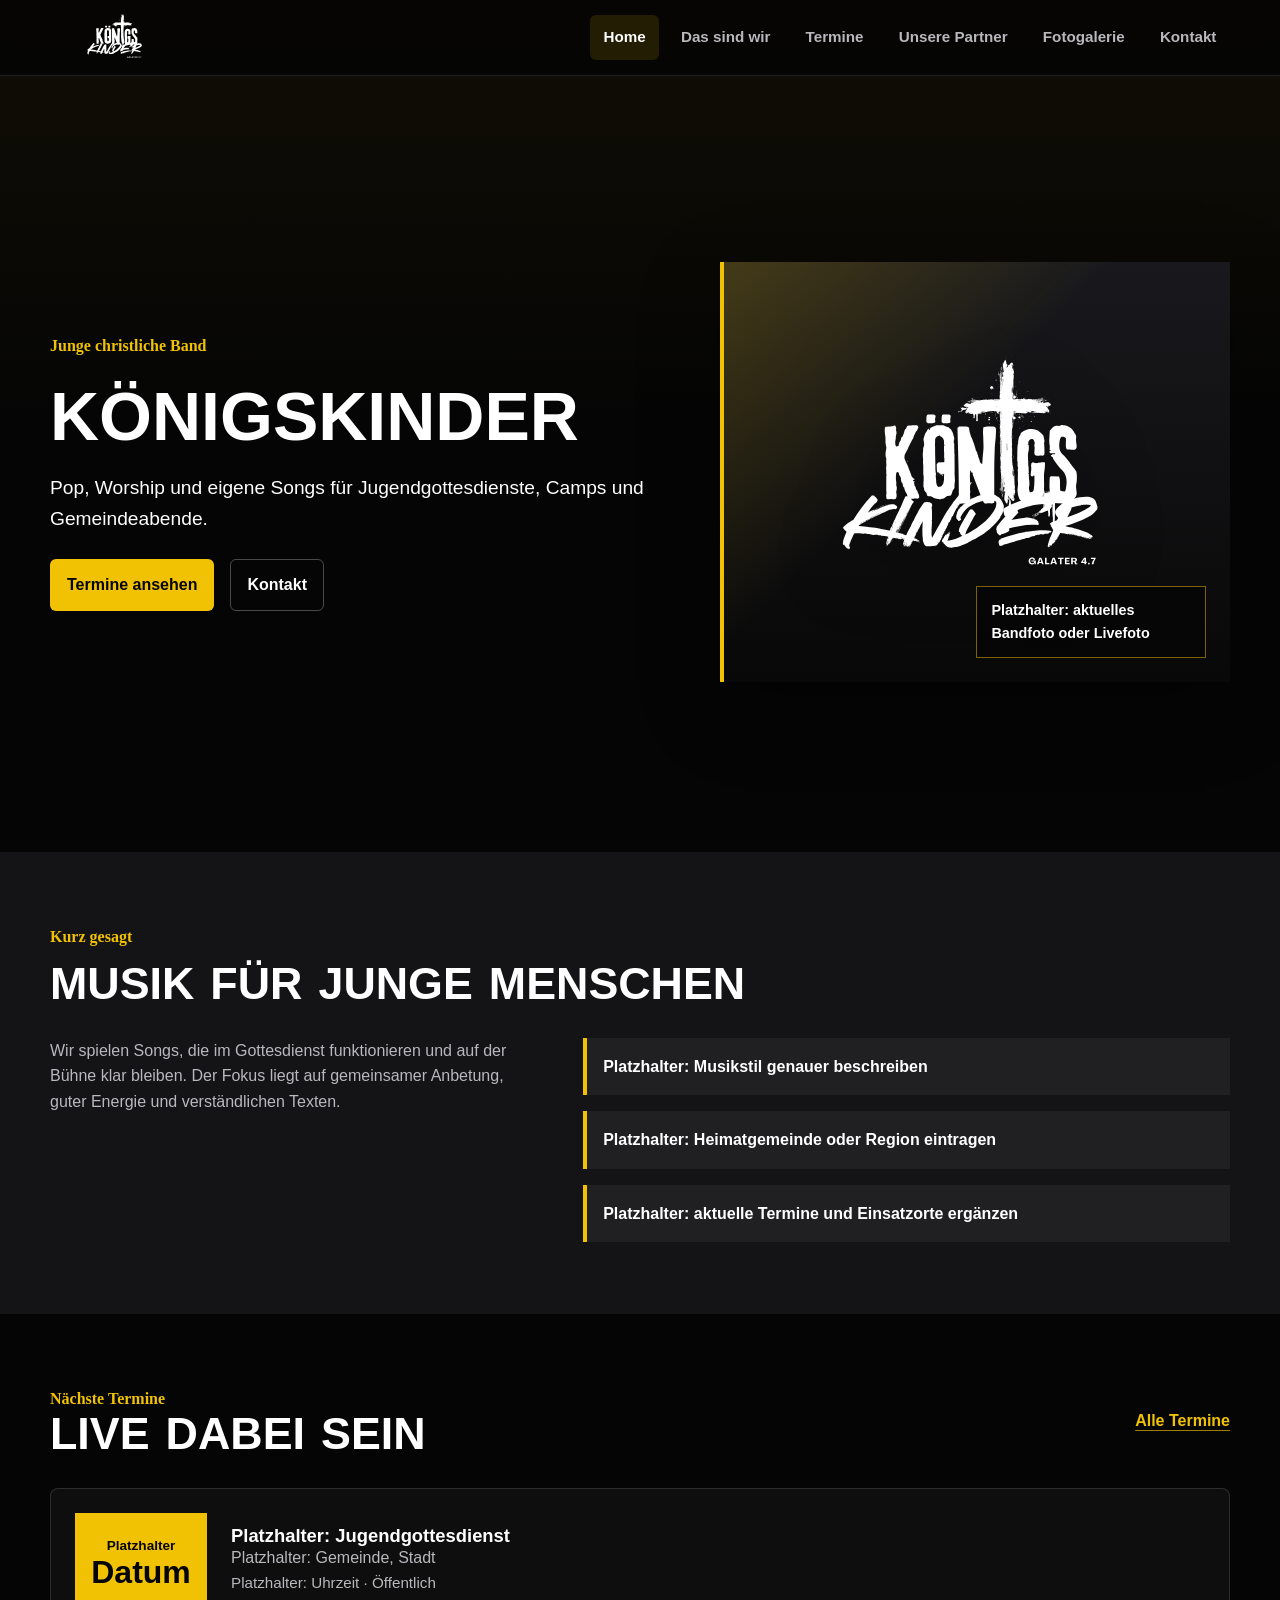
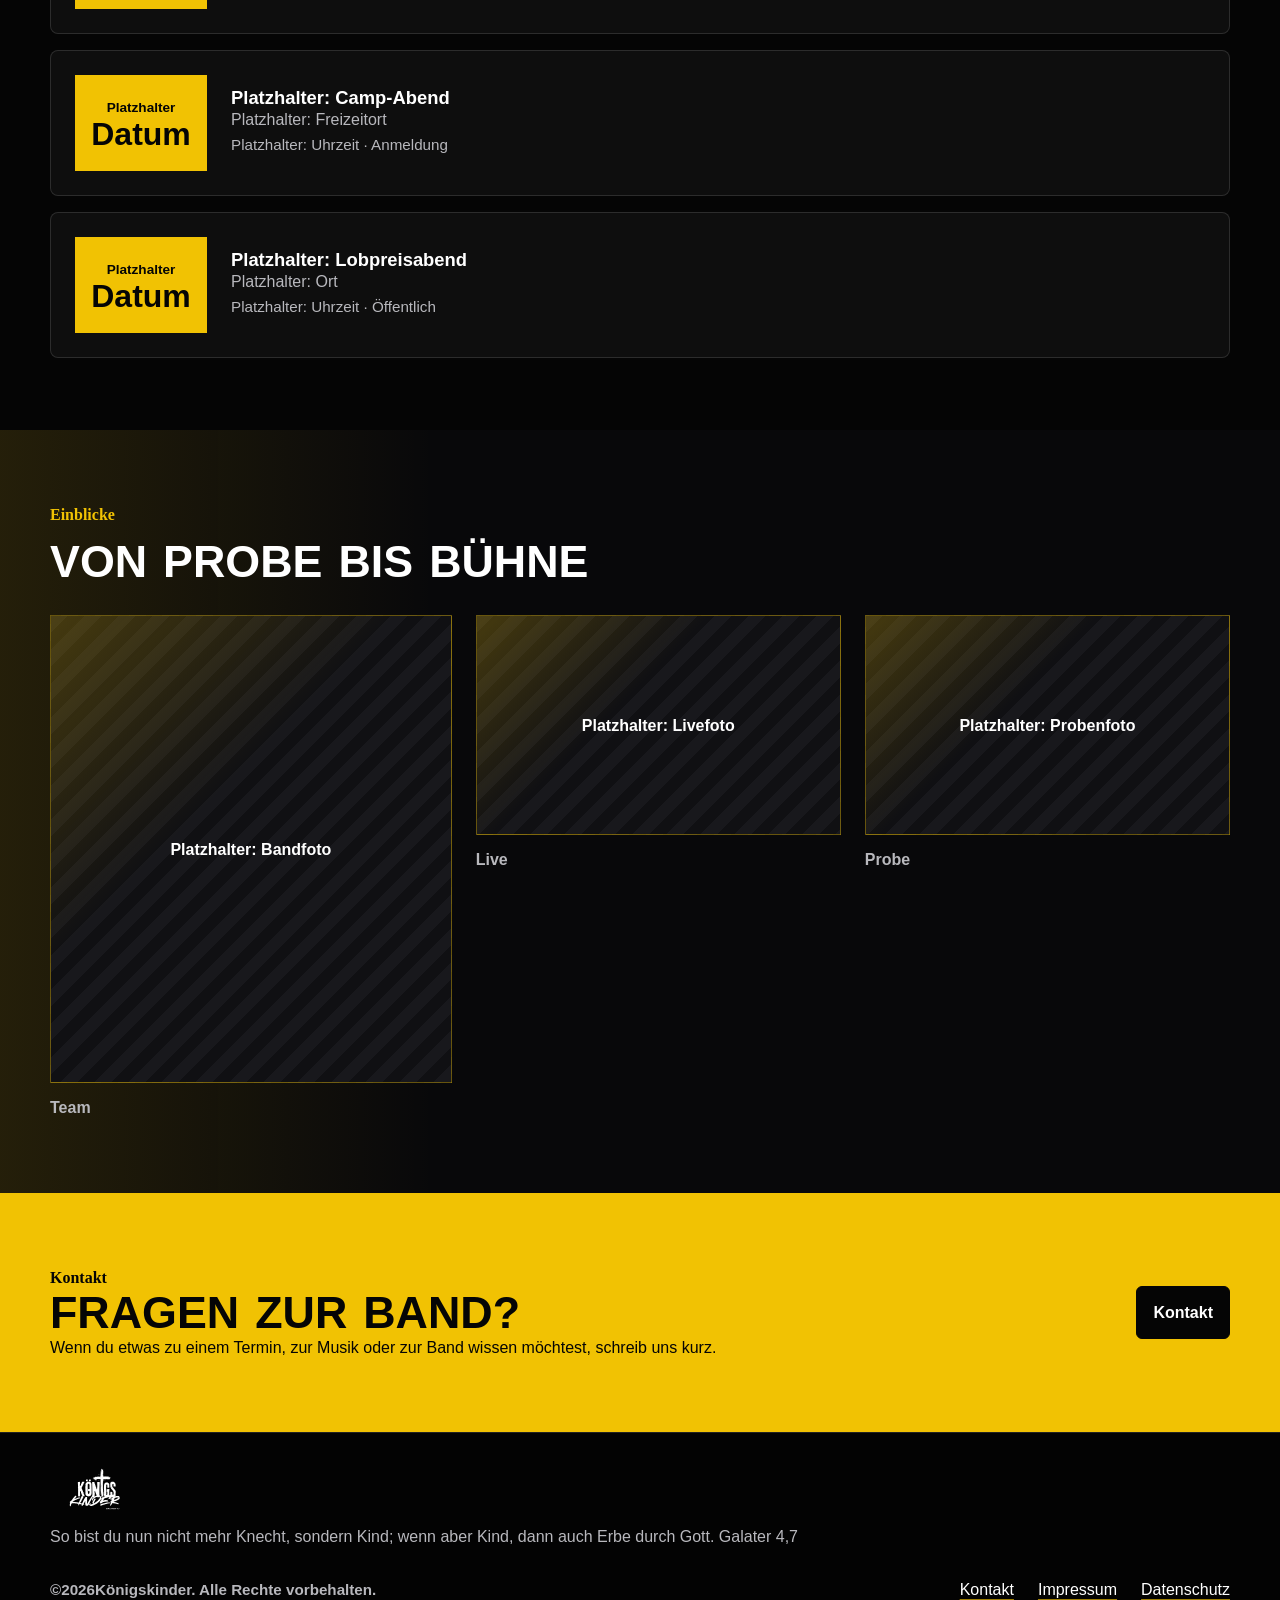
<file: index.html>
<!doctype html>
<html lang="de">
  <head>
    <meta charset="utf-8">
    <meta name="viewport" content="width=device-width, initial-scale=1">
    <title>Königskinder | Junge christliche Band</title>
    <meta name="description" content="Königskinder ist eine junge christliche Band für Jugendgottesdienste, Camps und Gemeindeabende.">
    <meta name="theme-color" content="#050505">
    <link rel="stylesheet" href="css/styles.css">
    <script type="application/ld+json">
      {
        "@context": "https://schema.org",
        "@type": "MusicGroup",
        "name": "Königskinder",
        "genre": ["Worship", "Pop", "Christliche Musik"],
        "url": "https://www.platzhalter-domain.de",
        "email": "kontakt@platzhalter.de"
      }
    </script>
  </head>
  <body id="top">
    <a class="skip-link" href="#main">Zum Inhalt springen</a>
    <header class="site-header">
      <a class="brand" href="index.html" aria-label="Königskinder Startseite">
        <img src="assets/logos/Logo weiß.svg" alt="Königskinder Logo" width="160" height="90">
      </a>
      <button class="nav-toggle" type="button" aria-controls="site-nav" aria-expanded="false">
        <span></span>
        <span></span>
        <span></span>
        <span class="sr-only">Menü öffnen</span>
      </button>
      <nav class="site-nav" id="site-nav" aria-label="Hauptnavigation">
        <a href="index.html" aria-current="page">Home</a>
        <a href="das-sind-wir.html">Das sind wir</a>
        <a href="termine.html">Termine</a>
        <a href="unsere-partner.html">Unsere Partner</a>
        <a href="fotogalerie.html">Fotogalerie</a>
        <a href="kontakt.html">Kontakt</a>
      </nav>
    </header>

    <main id="main">
      <section class="hero">
        <div class="hero-copy">
          <p class="eyebrow">Junge christliche Band</p>
          <h1>Königskinder</h1>
          <p class="lead">Pop, Worship und eigene Songs für Jugendgottesdienste, Camps und Gemeindeabende.</p>
          <div class="cta-row" aria-label="Schnelleinstiege">
            <a class="button button-primary" href="termine.html">Termine ansehen</a>
            <a class="button button-secondary" href="kontakt.html">Kontakt</a>
          </div>
        </div>
        <div class="hero-visual" aria-label="Bandlogo und Inhaltsplatzhalter">
          <img src="assets/logos/Logo weiß.svg" alt="" width="640" height="360" aria-hidden="true">
          <div class="visual-caption">
            <span>Platzhalter: aktuelles Bandfoto oder Livefoto</span>
          </div>
        </div>
      </section>

      <section class="section-shell section-contrast">
        <div class="section-heading">
          <p class="eyebrow">Kurz gesagt</p>
          <h2>Musik für junge Menschen</h2>
        </div>
        <div class="intro-grid">
          <p>Wir spielen Songs, die im Gottesdienst funktionieren und auf der Bühne klar bleiben. Der Fokus liegt auf gemeinsamer Anbetung, guter Energie und verständlichen Texten.</p>
          <ul class="check-list" aria-label="Schwerpunkte">
            <li>Platzhalter: Musikstil genauer beschreiben</li>
            <li>Platzhalter: Heimatgemeinde oder Region eintragen</li>
            <li>Platzhalter: aktuelle Termine und Einsatzorte ergänzen</li>
          </ul>
        </div>
      </section>

      <section class="section-shell">
        <div class="section-heading split-heading">
          <div>
            <p class="eyebrow">Nächste Termine</p>
            <h2>Live dabei sein</h2>
          </div>
          <a class="text-link" href="termine.html">Alle Termine</a>
        </div>
        <div class="schedule-list" data-vue="upcoming-events" data-limit="3">
          <article class="schedule-item">
            <p class="date-box"><span>Platzhalter</span><strong>Datum</strong></p>
            <div>
              <h3>Platzhalter: Veranstaltungstitel</h3>
              <p>Platzhalter: Ort, Gemeinde oder Festival</p>
            </div>
          </article>
        </div>
      </section>

      <section class="section-shell section-dark-band">
        <div class="section-heading">
          <p class="eyebrow">Einblicke</p>
          <h2>Von Probe bis Bühne</h2>
        </div>
        <div class="media-strip" aria-label="Fotoplatzhalter">
          <figure class="photo-tile tall">
            <div class="photo-placeholder">Platzhalter: Bandfoto</div>
            <figcaption>Team</figcaption>
          </figure>
          <figure class="photo-tile">
            <div class="photo-placeholder">Platzhalter: Livefoto</div>
            <figcaption>Live</figcaption>
          </figure>
          <figure class="photo-tile">
            <div class="photo-placeholder">Platzhalter: Probenfoto</div>
            <figcaption>Probe</figcaption>
          </figure>
        </div>
      </section>

      <section class="section-shell callout">
        <div>
          <p class="eyebrow">Kontakt</p>
          <h2>Fragen zur Band?</h2>
          <p>Wenn du etwas zu einem Termin, zur Musik oder zur Band wissen möchtest, schreib uns kurz.</p>
        </div>
        <a class="button button-primary" href="kontakt.html">Kontakt</a>
      </section>
    </main>

    <footer class="site-footer">
      <div>
        <a class="footer-logo" href="#top" aria-label="Nach oben springen">
          <img src="assets/logos/Logo weiß.svg" alt="Königskinder Logo" width="120" height="68">
        </a>
        <p>So bist du nun nicht mehr Knecht, sondern Kind; wenn aber Kind, dann auch Erbe durch Gott. Galater 4,7</p>
      </div>
      <nav aria-label="Footer Navigation">
        <span class="footer-copyright">&copy; <span data-current-year>2026</span> Königskinder. Alle Rechte vorbehalten.</span>
        <span class="footer-links">
          <a href="kontakt.html">Kontakt</a>
          <a href="impressum.html">Impressum</a>
          <a href="datenschutz.html">Datenschutz</a>
        </span>
      </nav>
    </footer>

    <script src="js/vendor/vue.global.prod.js" defer></script>
    <script src="js/app.js" defer></script>
  </body>
</html>
</file>
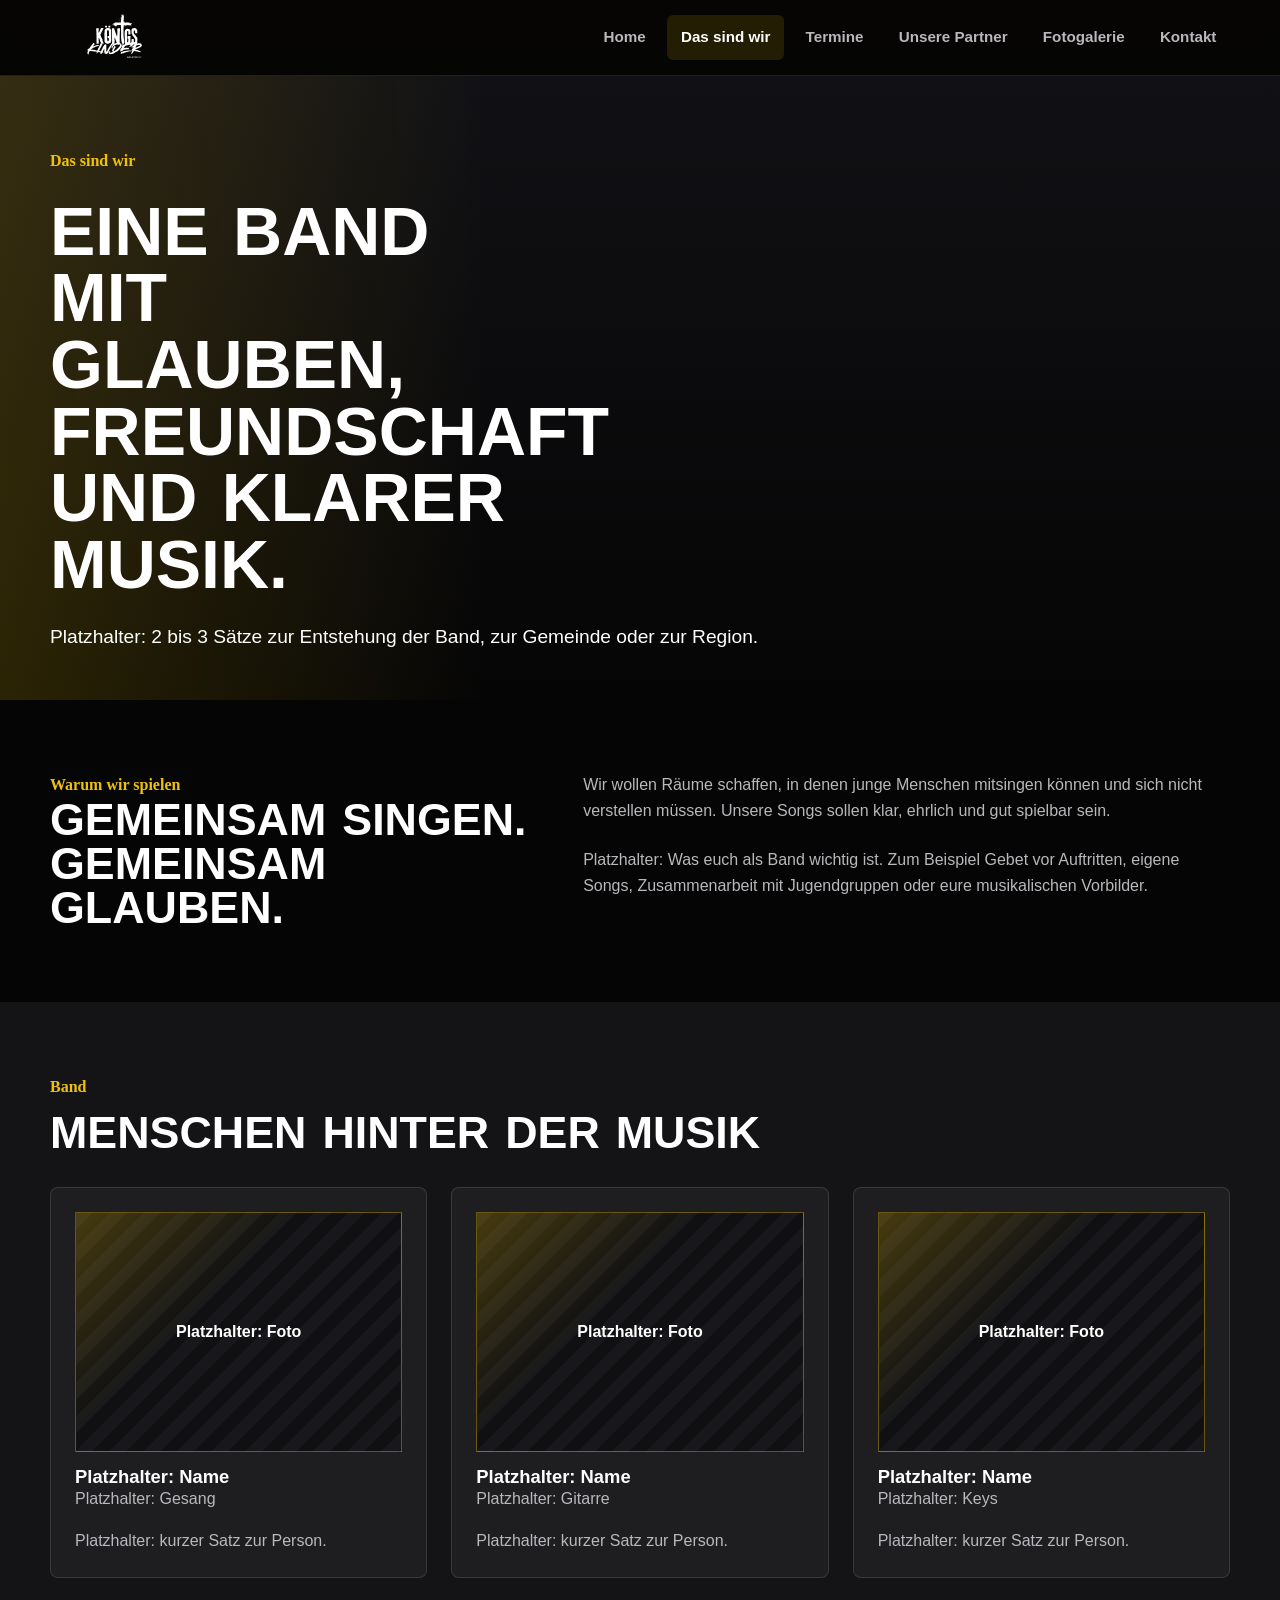
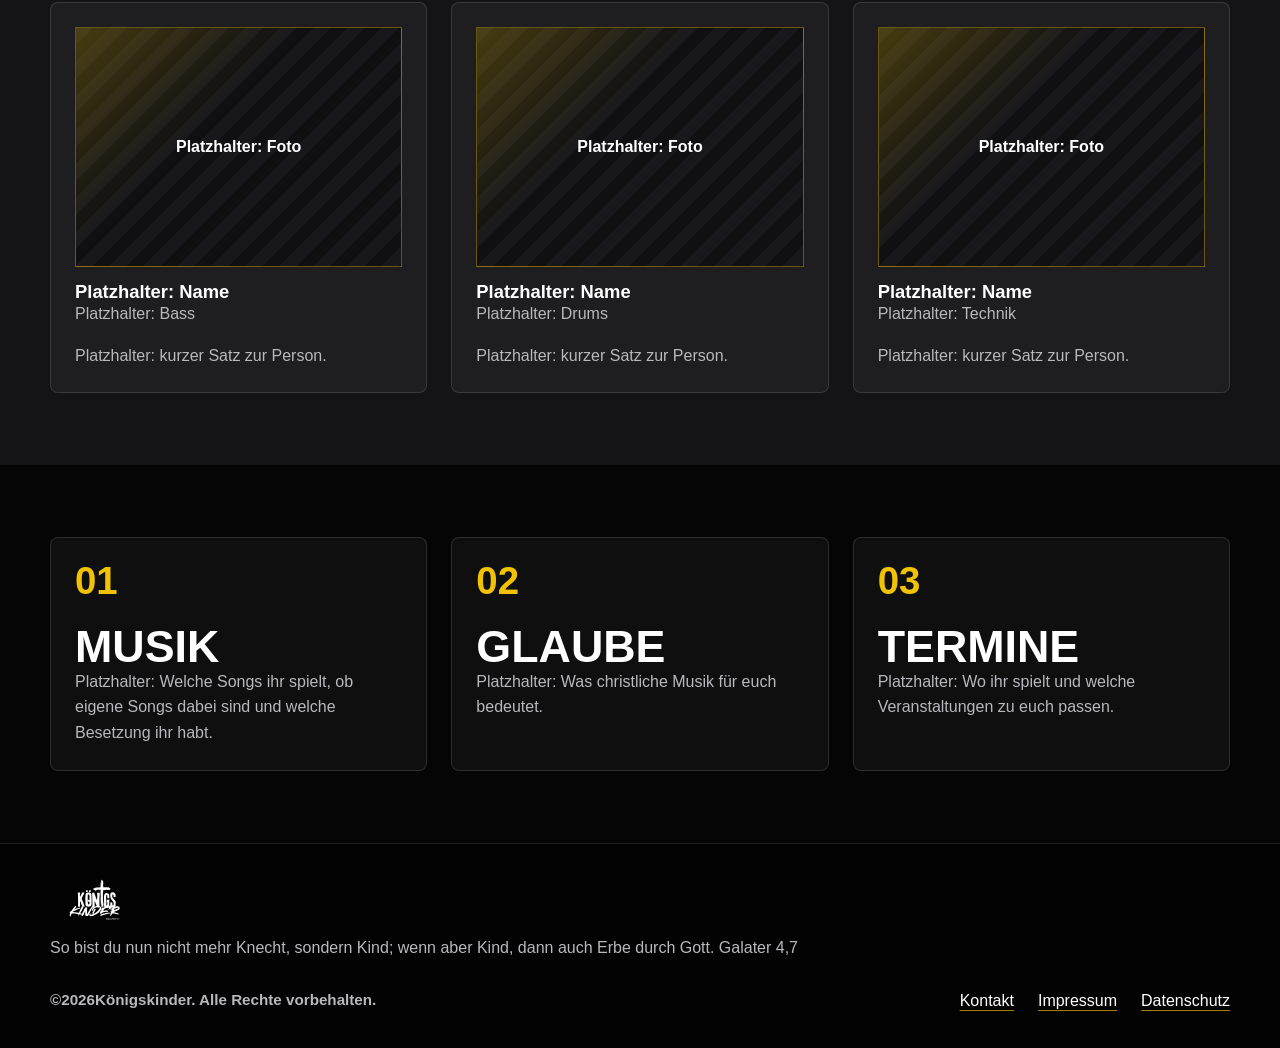
<file: das-sind-wir.html>
<!doctype html>
<html lang="de">
  <head>
    <meta charset="utf-8">
    <meta name="viewport" content="width=device-width, initial-scale=1">
    <title>Das sind wir | Königskinder</title>
    <meta name="description" content="Lerne die junge christliche Band Königskinder kennen.">
    <meta name="theme-color" content="#050505">
    <link rel="stylesheet" href="css/styles.css">
  </head>
  <body id="top">
    <a class="skip-link" href="#main">Zum Inhalt springen</a>
    <header class="site-header">
      <a class="brand" href="index.html" aria-label="Königskinder Startseite">
        <img src="assets/logos/Logo weiß.svg" alt="Königskinder Logo" width="160" height="90">
      </a>
      <button class="nav-toggle" type="button" aria-controls="site-nav" aria-expanded="false">
        <span></span>
        <span></span>
        <span></span>
        <span class="sr-only">Menü öffnen</span>
      </button>
      <nav class="site-nav" id="site-nav" aria-label="Hauptnavigation">
        <a href="index.html">Home</a>
        <a href="das-sind-wir.html" aria-current="page">Das sind wir</a>
        <a href="termine.html">Termine</a>
        <a href="unsere-partner.html">Unsere Partner</a>
        <a href="fotogalerie.html">Fotogalerie</a>
        <a href="kontakt.html">Kontakt</a>
      </nav>
    </header>

    <main id="main">
      <section class="page-hero">
        <p class="eyebrow">Das sind wir</p>
        <h1>Eine Band mit Glauben, Freundschaft und klarer Musik.</h1>
        <p class="lead">Platzhalter: 2 bis 3 Sätze zur Entstehung der Band, zur Gemeinde oder zur Region.</p>
      </section>

      <section class="section-shell">
        <div class="two-column">
          <div>
            <p class="eyebrow">Warum wir spielen</p>
            <h2>Gemeinsam singen. Gemeinsam glauben.</h2>
          </div>
          <div class="prose">
            <p>Wir wollen Räume schaffen, in denen junge Menschen mitsingen können und sich nicht verstellen müssen. Unsere Songs sollen klar, ehrlich und gut spielbar sein.</p>
            <p>Platzhalter: Was euch als Band wichtig ist. Zum Beispiel Gebet vor Auftritten, eigene Songs, Zusammenarbeit mit Jugendgruppen oder eure musikalischen Vorbilder.</p>
          </div>
        </div>
      </section>

      <section class="section-shell section-contrast">
        <div class="section-heading">
          <p class="eyebrow">Band</p>
          <h2>Menschen hinter der Musik</h2>
        </div>
        <div class="team-grid" data-vue="team">
          <article class="person-card">
            <div class="avatar-placeholder">Platzhalter: Foto</div>
            <h3>Platzhalter: Name</h3>
            <p>Platzhalter: Rolle, z. B. Gesang oder Gitarre</p>
          </article>
        </div>
      </section>

      <section class="section-shell">
        <div class="values-grid">
          <article>
            <span class="number-mark">01</span>
            <h2>Musik</h2>
            <p>Platzhalter: Welche Songs ihr spielt, ob eigene Songs dabei sind und welche Besetzung ihr habt.</p>
          </article>
          <article>
            <span class="number-mark">02</span>
            <h2>Glaube</h2>
            <p>Platzhalter: Was christliche Musik für euch bedeutet.</p>
          </article>
          <article>
            <span class="number-mark">03</span>
            <h2>Termine</h2>
            <p>Platzhalter: Wo ihr spielt und welche Veranstaltungen zu euch passen.</p>
          </article>
        </div>
      </section>
    </main>

    <footer class="site-footer">
      <div>
        <a class="footer-logo" href="#top" aria-label="Nach oben springen">
          <img src="assets/logos/Logo weiß.svg" alt="Königskinder Logo" width="120" height="68">
        </a>
        <p>So bist du nun nicht mehr Knecht, sondern Kind; wenn aber Kind, dann auch Erbe durch Gott. Galater 4,7</p>
      </div>
      <nav aria-label="Footer Navigation">
        <span class="footer-copyright">&copy; <span data-current-year>2026</span> Königskinder. Alle Rechte vorbehalten.</span>
        <span class="footer-links">
          <a href="kontakt.html">Kontakt</a>
          <a href="impressum.html">Impressum</a>
          <a href="datenschutz.html">Datenschutz</a>
        </span>
      </nav>
    </footer>

    <script src="js/vendor/vue.global.prod.js" defer></script>
    <script src="js/app.js" defer></script>
  </body>
</html>
</file>
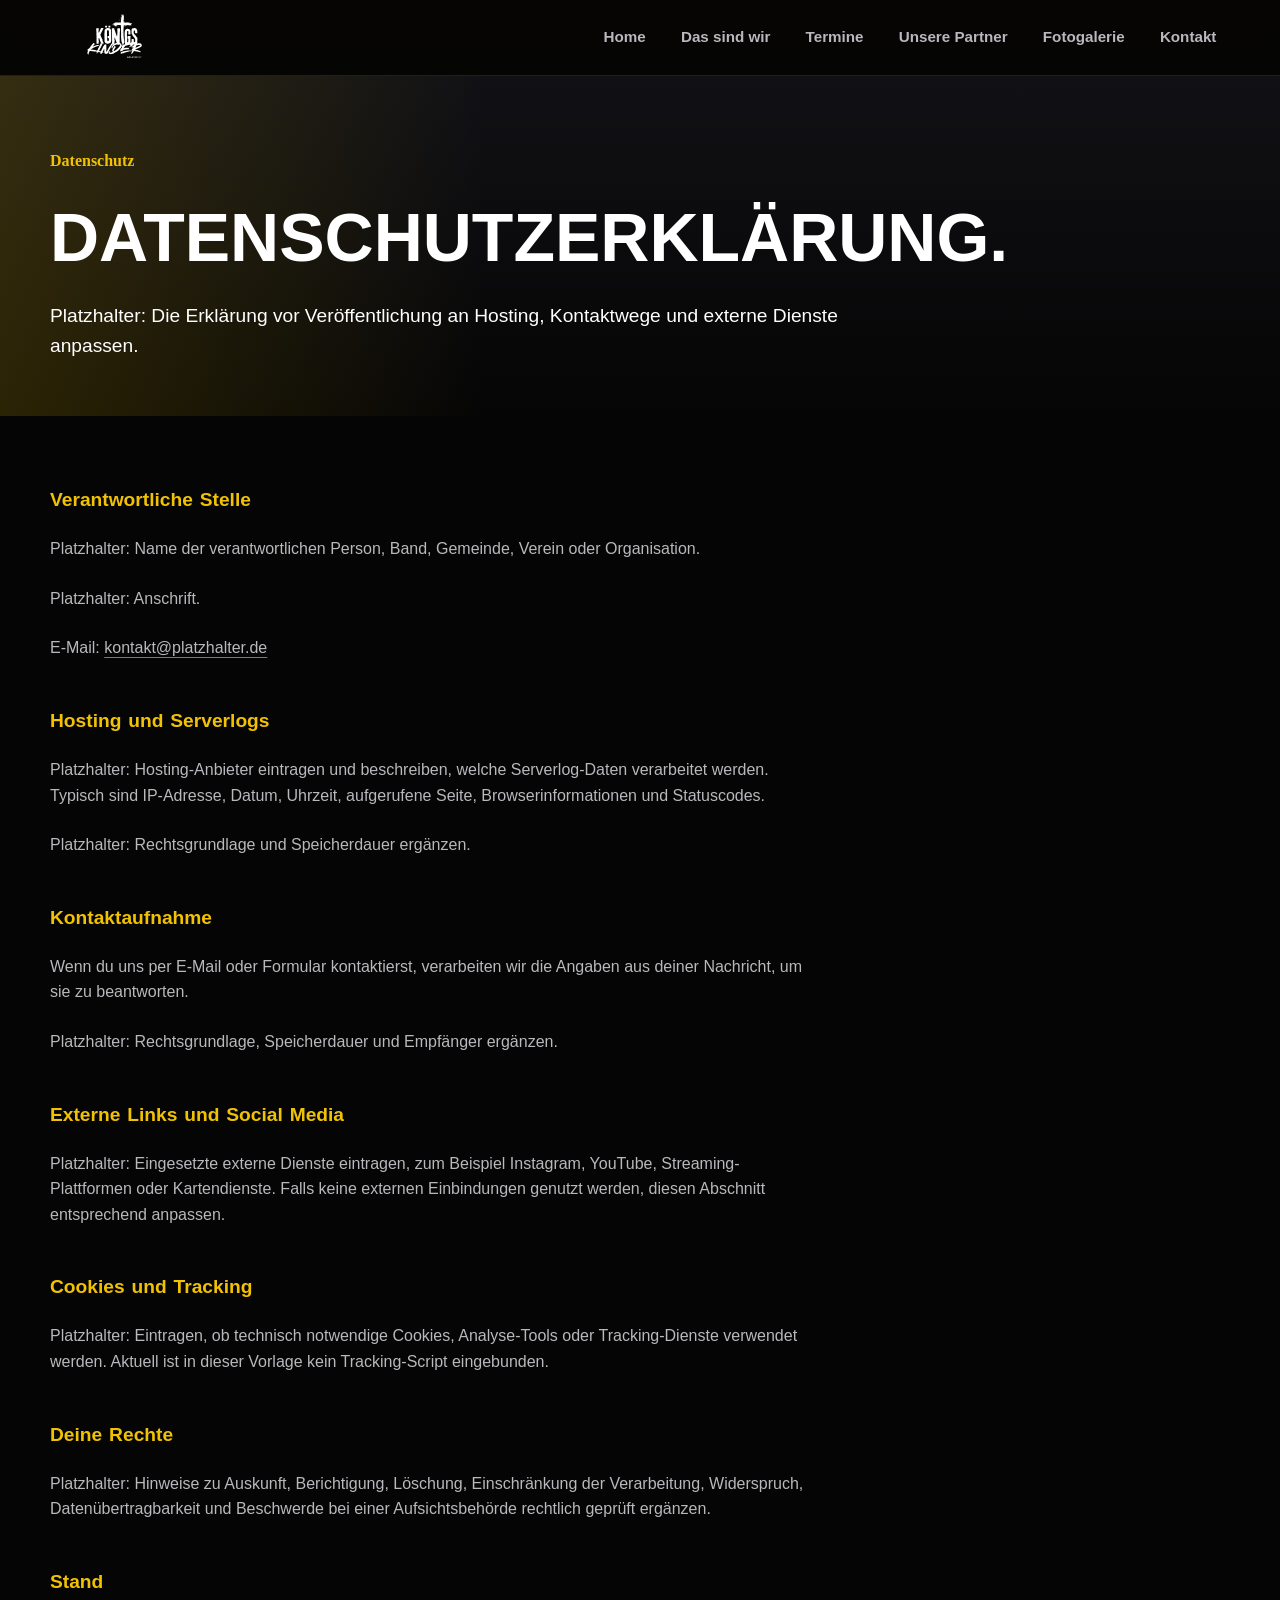
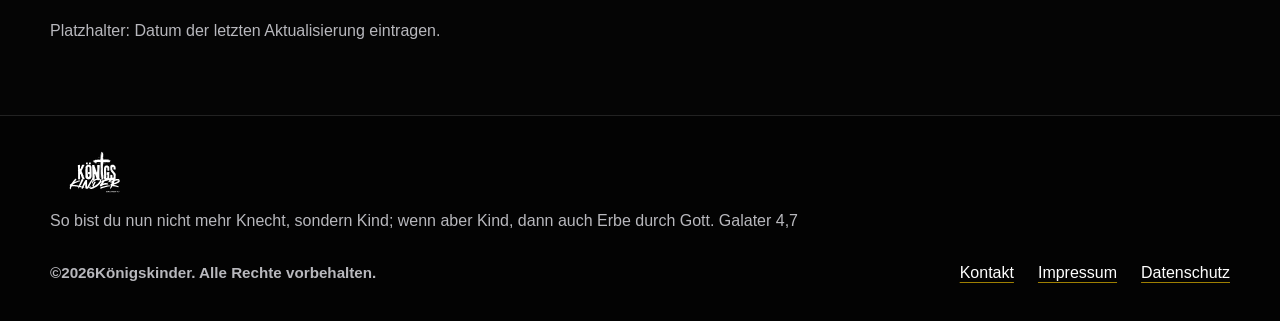
<file: datenschutz.html>
<!doctype html>
<html lang="de">
  <head>
    <meta charset="utf-8">
    <meta name="viewport" content="width=device-width, initial-scale=1">
    <title>Datenschutz | Königskinder</title>
    <meta name="description" content="Datenschutzerklärung der Band Königskinder.">
    <meta name="theme-color" content="#050505">
    <link rel="stylesheet" href="css/styles.css">
  </head>
  <body id="top">
    <a class="skip-link" href="#main">Zum Inhalt springen</a>
    <header class="site-header">
      <a class="brand" href="index.html" aria-label="Königskinder Startseite">
        <img src="assets/logos/Logo weiß.svg" alt="Königskinder Logo" width="160" height="90">
      </a>
      <button class="nav-toggle" type="button" aria-controls="site-nav" aria-expanded="false">
        <span></span>
        <span></span>
        <span></span>
        <span class="sr-only">Menü öffnen</span>
      </button>
      <nav class="site-nav" id="site-nav" aria-label="Hauptnavigation">
        <a href="index.html">Home</a>
        <a href="das-sind-wir.html">Das sind wir</a>
        <a href="termine.html">Termine</a>
        <a href="unsere-partner.html">Unsere Partner</a>
        <a href="fotogalerie.html">Fotogalerie</a>
        <a href="kontakt.html">Kontakt</a>
      </nav>
    </header>

    <main id="main">
      <section class="page-hero compact">
        <p class="eyebrow">Datenschutz</p>
        <h1>Datenschutzerklärung.</h1>
        <p class="lead">Platzhalter: Die Erklärung vor Veröffentlichung an Hosting, Kontaktwege und externe Dienste anpassen.</p>
      </section>

      <section class="section-shell">
        <div class="prose legal-text">
          <h2>Verantwortliche Stelle</h2>
          <p>Platzhalter: Name der verantwortlichen Person, Band, Gemeinde, Verein oder Organisation.</p>
          <p>Platzhalter: Anschrift.</p>
          <p>E-Mail: <a href="mailto:kontakt@platzhalter.de">kontakt@platzhalter.de</a></p>

          <h2>Hosting und Serverlogs</h2>
          <p>Platzhalter: Hosting-Anbieter eintragen und beschreiben, welche Serverlog-Daten verarbeitet werden. Typisch sind IP-Adresse, Datum, Uhrzeit, aufgerufene Seite, Browserinformationen und Statuscodes.</p>
          <p>Platzhalter: Rechtsgrundlage und Speicherdauer ergänzen.</p>

          <h2>Kontaktaufnahme</h2>
          <p>Wenn du uns per E-Mail oder Formular kontaktierst, verarbeiten wir die Angaben aus deiner Nachricht, um sie zu beantworten.</p>
          <p>Platzhalter: Rechtsgrundlage, Speicherdauer und Empfänger ergänzen.</p>

          <h2>Externe Links und Social Media</h2>
          <p>Platzhalter: Eingesetzte externe Dienste eintragen, zum Beispiel Instagram, YouTube, Streaming-Plattformen oder Kartendienste. Falls keine externen Einbindungen genutzt werden, diesen Abschnitt entsprechend anpassen.</p>

          <h2>Cookies und Tracking</h2>
          <p>Platzhalter: Eintragen, ob technisch notwendige Cookies, Analyse-Tools oder Tracking-Dienste verwendet werden. Aktuell ist in dieser Vorlage kein Tracking-Script eingebunden.</p>

          <h2>Deine Rechte</h2>
          <p>Platzhalter: Hinweise zu Auskunft, Berichtigung, Löschung, Einschränkung der Verarbeitung, Widerspruch, Datenübertragbarkeit und Beschwerde bei einer Aufsichtsbehörde rechtlich geprüft ergänzen.</p>

          <h2>Stand</h2>
          <p>Platzhalter: Datum der letzten Aktualisierung eintragen.</p>
        </div>
      </section>
    </main>

    <footer class="site-footer">
      <div>
        <a class="footer-logo" href="#top" aria-label="Nach oben springen">
          <img src="assets/logos/Logo weiß.svg" alt="Königskinder Logo" width="120" height="68">
        </a>
        <p>So bist du nun nicht mehr Knecht, sondern Kind; wenn aber Kind, dann auch Erbe durch Gott. Galater 4,7</p>
      </div>
      <nav aria-label="Footer Navigation">
        <span class="footer-copyright">&copy; <span data-current-year>2026</span> Königskinder. Alle Rechte vorbehalten.</span>
        <span class="footer-links">
          <a href="kontakt.html">Kontakt</a>
          <a href="impressum.html">Impressum</a>
          <a href="datenschutz.html" aria-current="page">Datenschutz</a>
        </span>
      </nav>
    </footer>

    <script src="js/vendor/vue.global.prod.js" defer></script>
    <script src="js/app.js" defer></script>
  </body>
</html>
</file>
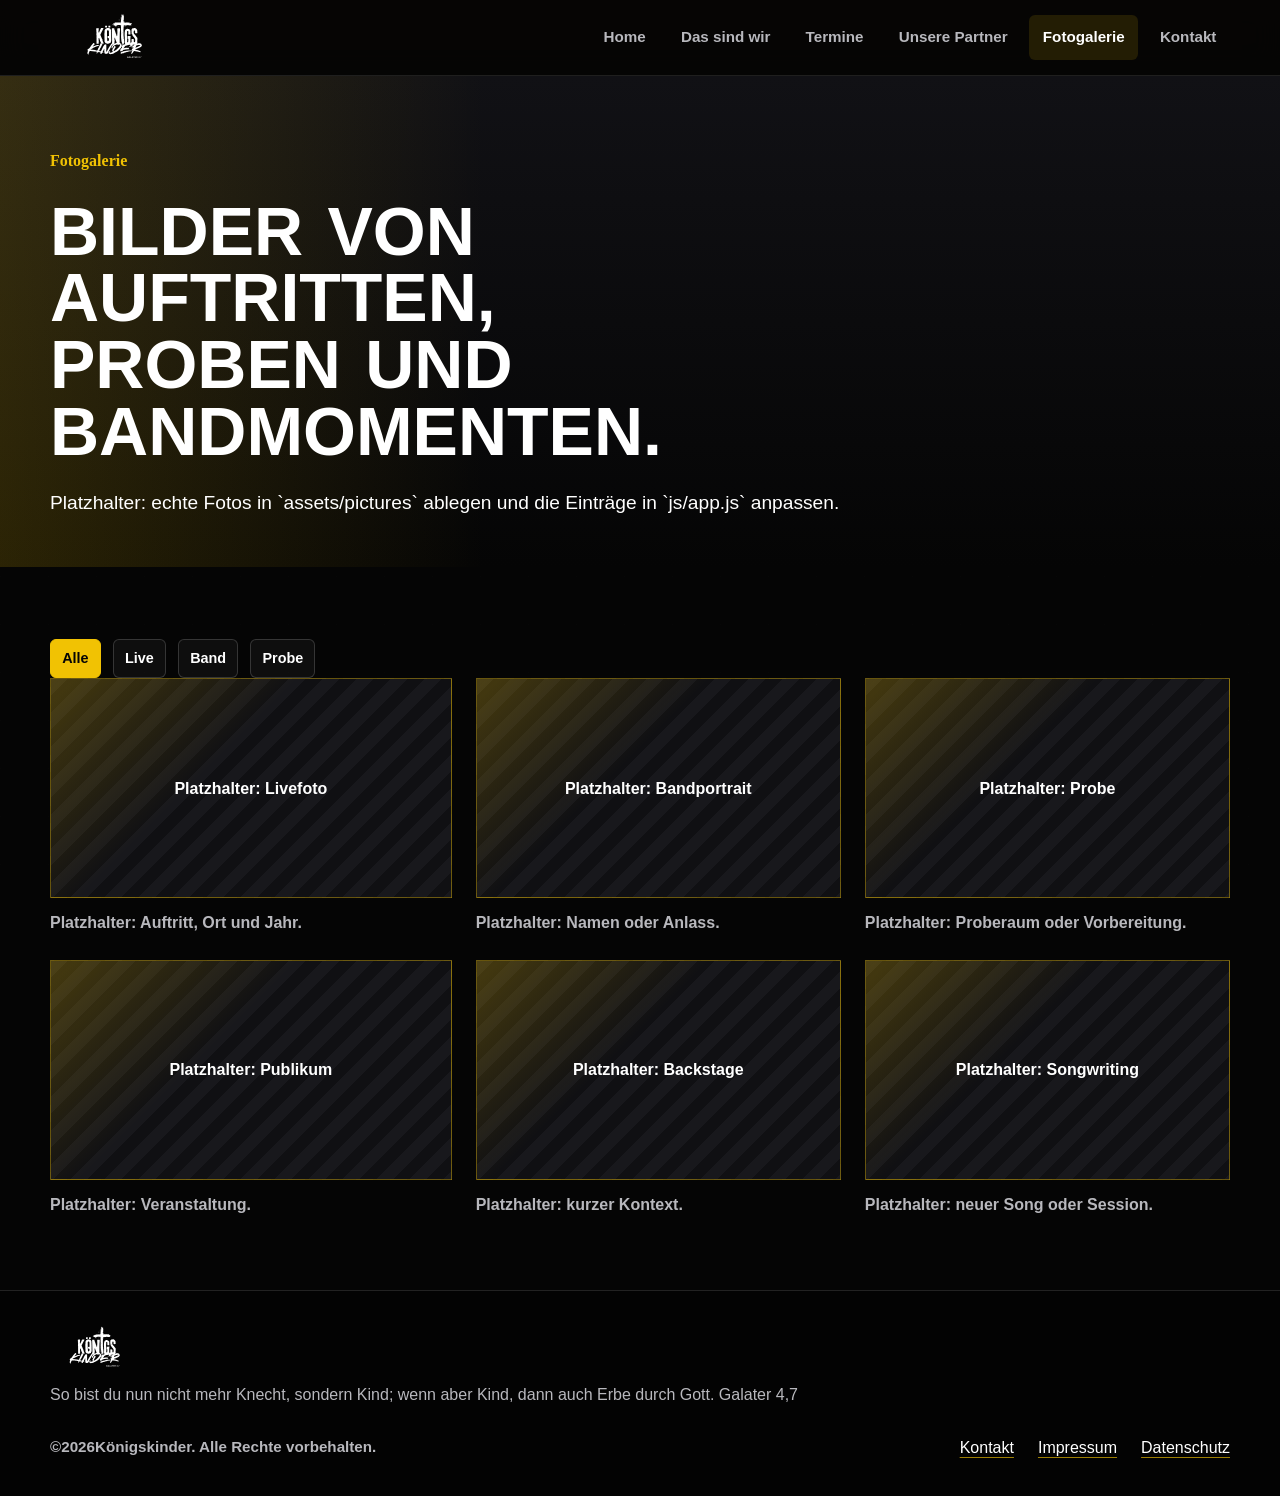
<file: fotogalerie.html>
<!doctype html>
<html lang="de">
  <head>
    <meta charset="utf-8">
    <meta name="viewport" content="width=device-width, initial-scale=1">
    <title>Fotogalerie | Königskinder</title>
    <meta name="description" content="Fotogalerie der Band Königskinder mit Platzhaltern für Livefotos, Proben und Portraits.">
    <meta name="theme-color" content="#050505">
    <link rel="stylesheet" href="css/styles.css">
  </head>
  <body id="top">
    <a class="skip-link" href="#main">Zum Inhalt springen</a>
    <header class="site-header">
      <a class="brand" href="index.html" aria-label="Königskinder Startseite">
        <img src="assets/logos/Logo weiß.svg" alt="Königskinder Logo" width="160" height="90">
      </a>
      <button class="nav-toggle" type="button" aria-controls="site-nav" aria-expanded="false">
        <span></span>
        <span></span>
        <span></span>
        <span class="sr-only">Menü öffnen</span>
      </button>
      <nav class="site-nav" id="site-nav" aria-label="Hauptnavigation">
        <a href="index.html">Home</a>
        <a href="das-sind-wir.html">Das sind wir</a>
        <a href="termine.html">Termine</a>
        <a href="unsere-partner.html">Unsere Partner</a>
        <a href="fotogalerie.html" aria-current="page">Fotogalerie</a>
        <a href="kontakt.html">Kontakt</a>
      </nav>
    </header>

    <main id="main">
      <section class="page-hero compact">
        <p class="eyebrow">Fotogalerie</p>
        <h1>Bilder von Auftritten, Proben und Bandmomenten.</h1>
        <p class="lead">Platzhalter: echte Fotos in `assets/pictures` ablegen und die Einträge in `js/app.js` anpassen.</p>
      </section>

      <section class="section-shell">
        <div class="gallery-app" data-vue="gallery">
          <div class="gallery-grid">
            <figure class="gallery-item">
              <div class="photo-placeholder">Platzhalter: Livefoto</div>
              <figcaption>Platzhalter: Bildbeschreibung</figcaption>
            </figure>
          </div>
        </div>
      </section>
    </main>

    <footer class="site-footer">
      <div>
        <a class="footer-logo" href="#top" aria-label="Nach oben springen">
          <img src="assets/logos/Logo weiß.svg" alt="Königskinder Logo" width="120" height="68">
        </a>
        <p>So bist du nun nicht mehr Knecht, sondern Kind; wenn aber Kind, dann auch Erbe durch Gott. Galater 4,7</p>
      </div>
      <nav aria-label="Footer Navigation">
        <span class="footer-copyright">&copy; <span data-current-year>2026</span> Königskinder. Alle Rechte vorbehalten.</span>
        <span class="footer-links">
          <a href="kontakt.html">Kontakt</a>
          <a href="impressum.html">Impressum</a>
          <a href="datenschutz.html">Datenschutz</a>
        </span>
      </nav>
    </footer>

    <script src="js/vendor/vue.global.prod.js" defer></script>
    <script src="js/app.js" defer></script>
  </body>
</html>
</file>
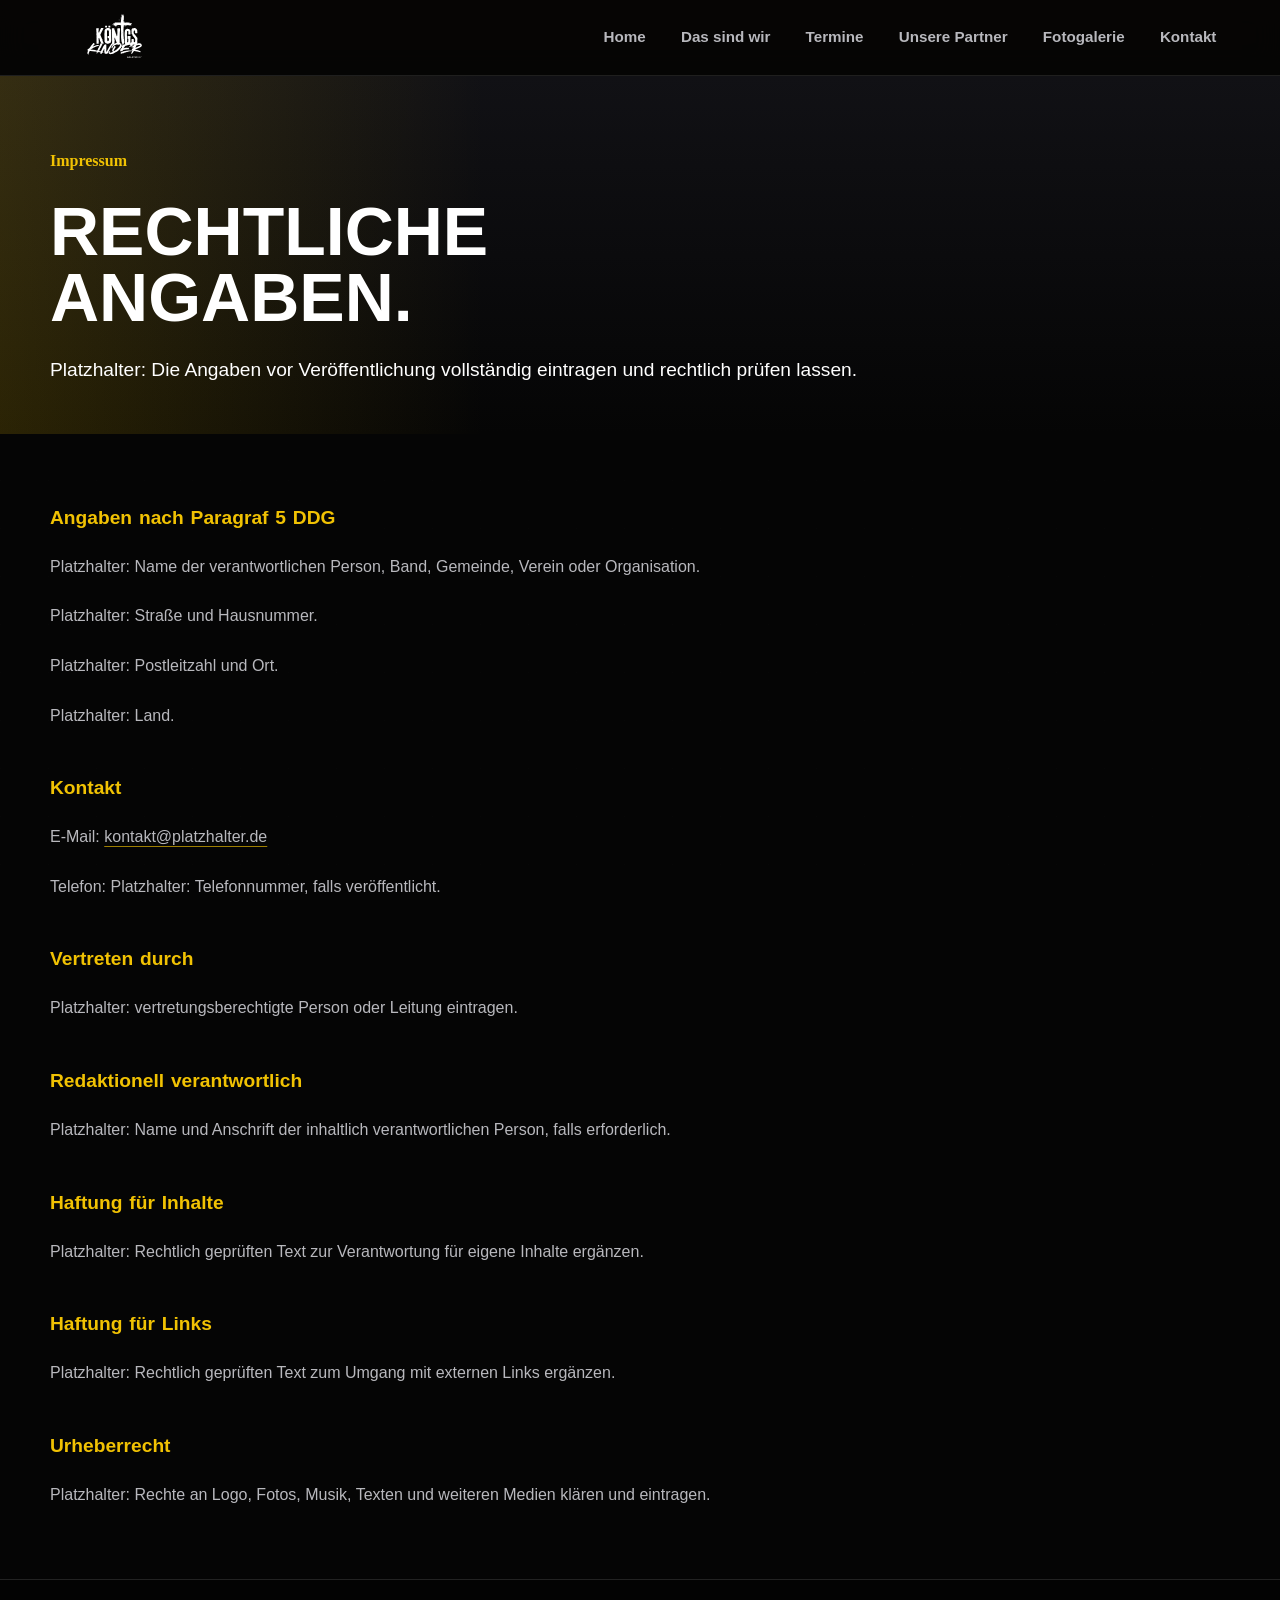
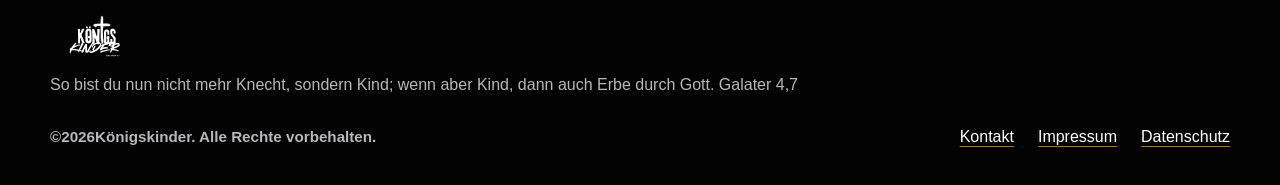
<file: impressum.html>
<!doctype html>
<html lang="de">
  <head>
    <meta charset="utf-8">
    <meta name="viewport" content="width=device-width, initial-scale=1">
    <title>Impressum | Königskinder</title>
    <meta name="description" content="Impressum der Band Königskinder mit rechtlichen Kontaktdaten.">
    <meta name="theme-color" content="#050505">
    <link rel="stylesheet" href="css/styles.css">
  </head>
  <body id="top">
    <a class="skip-link" href="#main">Zum Inhalt springen</a>
    <header class="site-header">
      <a class="brand" href="index.html" aria-label="Königskinder Startseite">
        <img src="assets/logos/Logo weiß.svg" alt="Königskinder Logo" width="160" height="90">
      </a>
      <button class="nav-toggle" type="button" aria-controls="site-nav" aria-expanded="false">
        <span></span>
        <span></span>
        <span></span>
        <span class="sr-only">Menü öffnen</span>
      </button>
      <nav class="site-nav" id="site-nav" aria-label="Hauptnavigation">
        <a href="index.html">Home</a>
        <a href="das-sind-wir.html">Das sind wir</a>
        <a href="termine.html">Termine</a>
        <a href="unsere-partner.html">Unsere Partner</a>
        <a href="fotogalerie.html">Fotogalerie</a>
        <a href="kontakt.html">Kontakt</a>
      </nav>
    </header>

    <main id="main">
      <section class="page-hero compact">
        <p class="eyebrow">Impressum</p>
        <h1>Rechtliche Angaben.</h1>
        <p class="lead">Platzhalter: Die Angaben vor Veröffentlichung vollständig eintragen und rechtlich prüfen lassen.</p>
      </section>

      <section class="section-shell">
        <div class="prose legal-text">
          <h2>Angaben nach Paragraf 5 DDG</h2>
          <p>Platzhalter: Name der verantwortlichen Person, Band, Gemeinde, Verein oder Organisation.</p>
          <p>Platzhalter: Straße und Hausnummer.</p>
          <p>Platzhalter: Postleitzahl und Ort.</p>
          <p>Platzhalter: Land.</p>

          <h2>Kontakt</h2>
          <p>E-Mail: <a href="mailto:kontakt@platzhalter.de">kontakt@platzhalter.de</a></p>
          <p>Telefon: Platzhalter: Telefonnummer, falls veröffentlicht.</p>

          <h2>Vertreten durch</h2>
          <p>Platzhalter: vertretungsberechtigte Person oder Leitung eintragen.</p>

          <h2>Redaktionell verantwortlich</h2>
          <p>Platzhalter: Name und Anschrift der inhaltlich verantwortlichen Person, falls erforderlich.</p>

          <h2>Haftung für Inhalte</h2>
          <p>Platzhalter: Rechtlich geprüften Text zur Verantwortung für eigene Inhalte ergänzen.</p>

          <h2>Haftung für Links</h2>
          <p>Platzhalter: Rechtlich geprüften Text zum Umgang mit externen Links ergänzen.</p>

          <h2>Urheberrecht</h2>
          <p>Platzhalter: Rechte an Logo, Fotos, Musik, Texten und weiteren Medien klären und eintragen.</p>
        </div>
      </section>
    </main>

    <footer class="site-footer">
      <div>
        <a class="footer-logo" href="#top" aria-label="Nach oben springen">
          <img src="assets/logos/Logo weiß.svg" alt="Königskinder Logo" width="120" height="68">
        </a>
        <p>So bist du nun nicht mehr Knecht, sondern Kind; wenn aber Kind, dann auch Erbe durch Gott. Galater 4,7</p>
      </div>
      <nav aria-label="Footer Navigation">
        <span class="footer-copyright">&copy; <span data-current-year>2026</span> Königskinder. Alle Rechte vorbehalten.</span>
        <span class="footer-links">
          <a href="kontakt.html">Kontakt</a>
          <a href="impressum.html" aria-current="page">Impressum</a>
          <a href="datenschutz.html">Datenschutz</a>
        </span>
      </nav>
    </footer>

    <script src="js/vendor/vue.global.prod.js" defer></script>
    <script src="js/app.js" defer></script>
  </body>
</html>
</file>
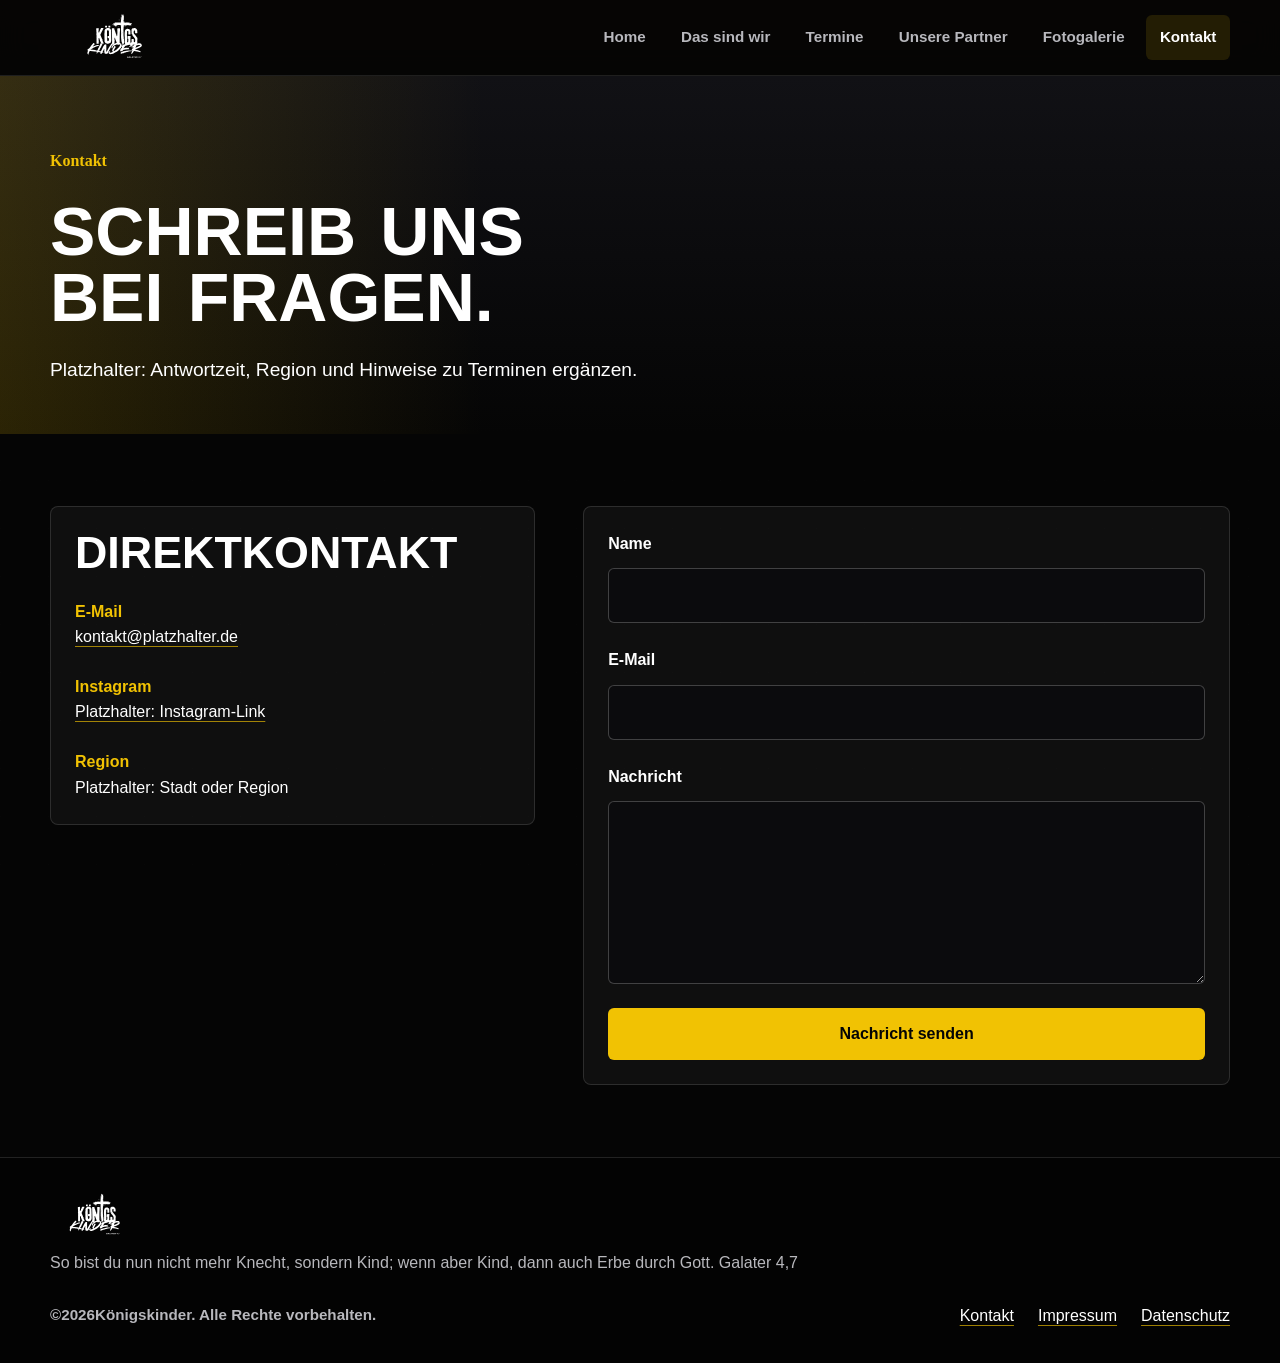
<file: kontakt.html>
<!doctype html>
<html lang="de">
  <head>
    <meta charset="utf-8">
    <meta name="viewport" content="width=device-width, initial-scale=1">
    <title>Kontakt | Königskinder</title>
    <meta name="description" content="Kontakt zur jungen christlichen Band Königskinder.">
    <meta name="theme-color" content="#050505">
    <link rel="stylesheet" href="css/styles.css">
  </head>
  <body id="top">
    <a class="skip-link" href="#main">Zum Inhalt springen</a>
    <header class="site-header">
      <a class="brand" href="index.html" aria-label="Königskinder Startseite">
        <img src="assets/logos/Logo weiß.svg" alt="Königskinder Logo" width="160" height="90">
      </a>
      <button class="nav-toggle" type="button" aria-controls="site-nav" aria-expanded="false">
        <span></span>
        <span></span>
        <span></span>
        <span class="sr-only">Menü öffnen</span>
      </button>
      <nav class="site-nav" id="site-nav" aria-label="Hauptnavigation">
        <a href="index.html">Home</a>
        <a href="das-sind-wir.html">Das sind wir</a>
        <a href="termine.html">Termine</a>
        <a href="unsere-partner.html">Unsere Partner</a>
        <a href="fotogalerie.html">Fotogalerie</a>
        <a href="kontakt.html" aria-current="page">Kontakt</a>
      </nav>
    </header>

    <main id="main">
      <section class="page-hero compact">
        <p class="eyebrow">Kontakt</p>
        <h1>Schreib uns bei Fragen.</h1>
        <p class="lead">Platzhalter: Antwortzeit, Region und Hinweise zu Terminen ergänzen.</p>
      </section>

      <section class="section-shell contact-layout">
        <aside class="contact-info" aria-label="Kontaktdaten">
          <h2>Direktkontakt</h2>
          <dl>
            <div>
              <dt>E-Mail</dt>
              <dd><a href="mailto:kontakt@platzhalter.de">kontakt@platzhalter.de</a></dd>
            </div>
            <div>
              <dt>Instagram</dt>
              <dd><a href="https://www.instagram.com/" target="_blank" rel="noopener noreferrer">Platzhalter: Instagram-Link</a></dd>
            </div>
            <div>
              <dt>Region</dt>
              <dd>Platzhalter: Stadt oder Region</dd>
            </div>
          </dl>
        </aside>

        <div class="form-panel" data-vue="contact-form">
          <form action="mailto:kontakt@platzhalter.de" method="post" enctype="text/plain">
            <div class="form-field">
              <label for="name">Name</label>
              <input id="name" name="name" type="text" autocomplete="name" required>
            </div>
            <div class="form-field">
              <label for="email">E-Mail</label>
              <input id="email" name="email" type="email" autocomplete="email" required>
            </div>
            <div class="form-field">
              <label for="message">Nachricht</label>
              <textarea id="message" name="message" rows="6" required></textarea>
            </div>
            <button class="button button-primary" type="submit">Nachricht senden</button>
          </form>
        </div>
      </section>
    </main>

    <footer class="site-footer">
      <div>
        <a class="footer-logo" href="#top" aria-label="Nach oben springen">
          <img src="assets/logos/Logo weiß.svg" alt="Königskinder Logo" width="120" height="68">
        </a>
        <p>So bist du nun nicht mehr Knecht, sondern Kind; wenn aber Kind, dann auch Erbe durch Gott. Galater 4,7</p>
      </div>
      <nav aria-label="Footer Navigation">
        <span class="footer-copyright">&copy; <span data-current-year>2026</span> Königskinder. Alle Rechte vorbehalten.</span>
        <span class="footer-links">
          <a href="kontakt.html" aria-current="page">Kontakt</a>
          <a href="impressum.html">Impressum</a>
          <a href="datenschutz.html">Datenschutz</a>
        </span>
      </nav>
    </footer>

    <script src="js/vendor/vue.global.prod.js" defer></script>
    <script src="js/app.js" defer></script>
  </body>
</html>
</file>
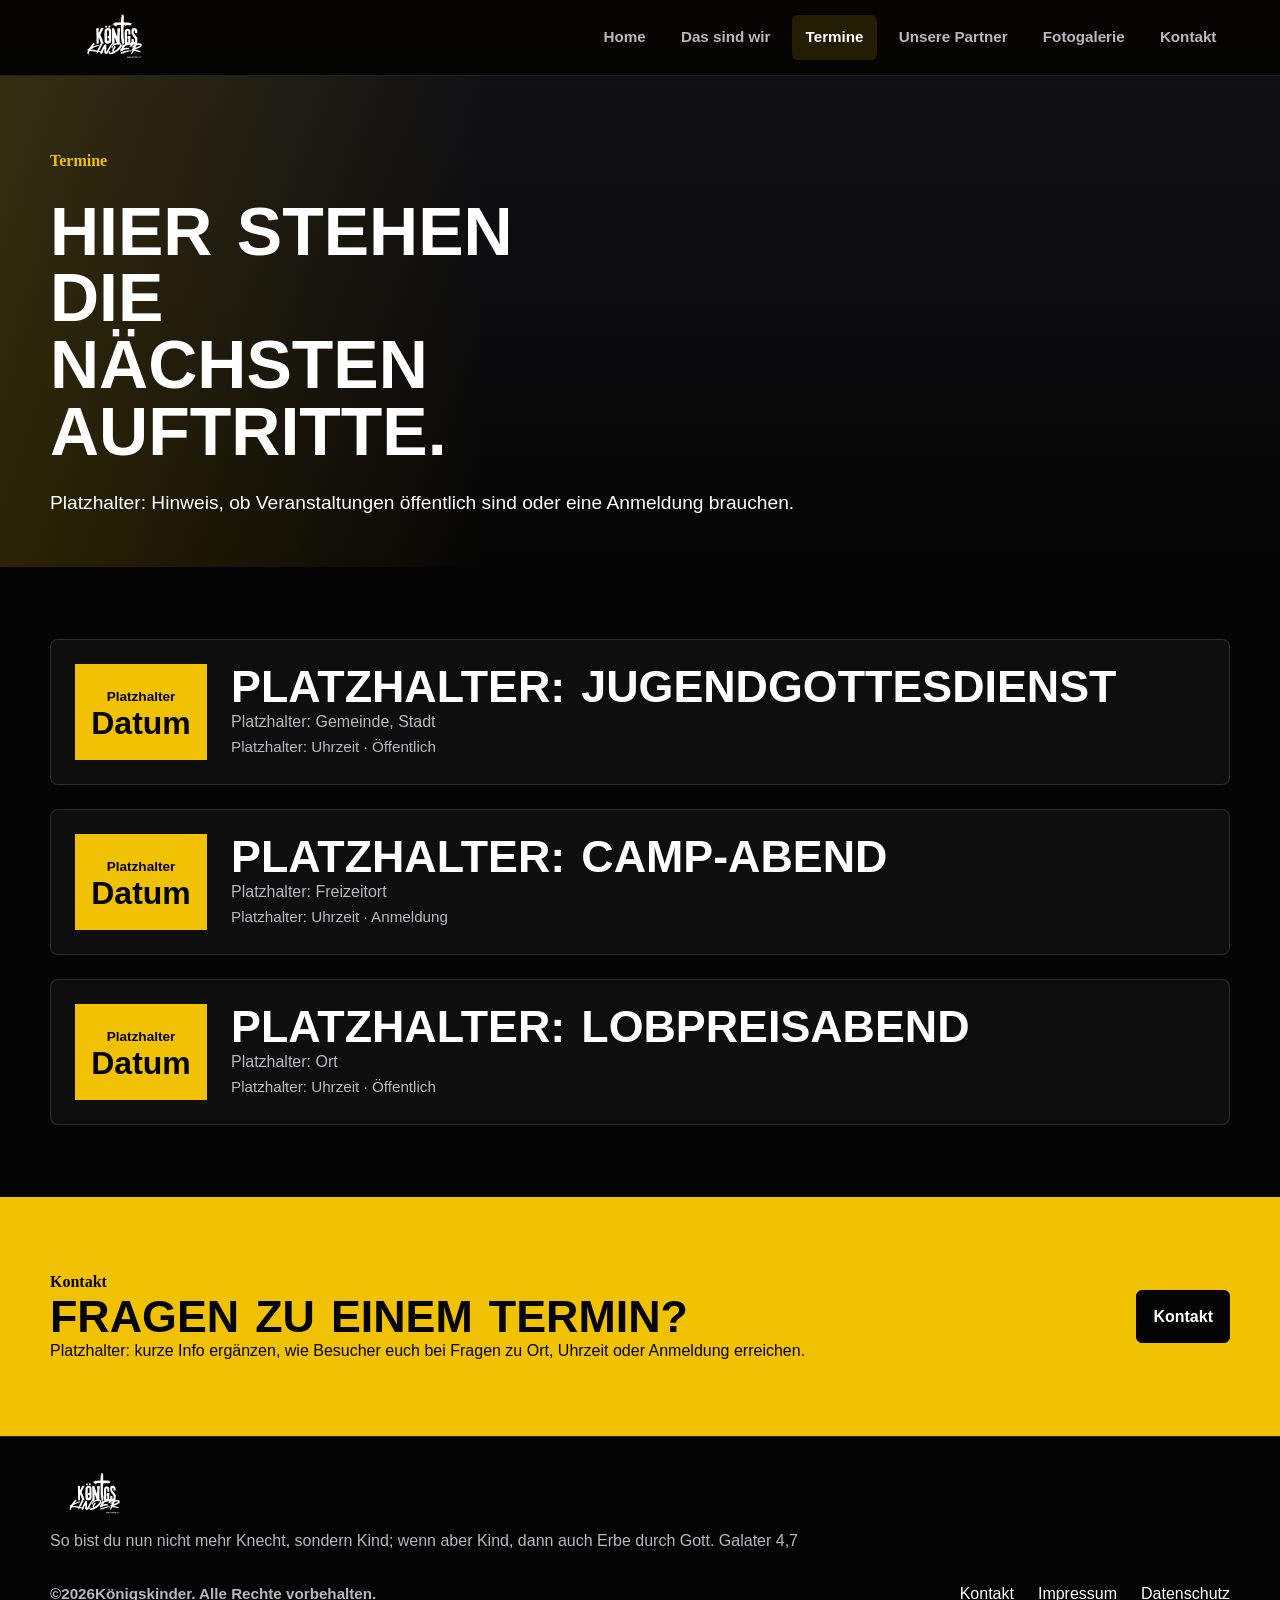
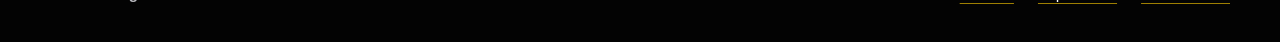
<file: termine.html>
<!doctype html>
<html lang="de">
  <head>
    <meta charset="utf-8">
    <meta name="viewport" content="width=device-width, initial-scale=1">
    <title>Termine | Königskinder</title>
    <meta name="description" content="Alle anstehenden Termine der jungen christlichen Band Königskinder.">
    <meta name="theme-color" content="#050505">
    <link rel="stylesheet" href="css/styles.css">
  </head>
  <body id="top">
    <a class="skip-link" href="#main">Zum Inhalt springen</a>
    <header class="site-header">
      <a class="brand" href="index.html" aria-label="Königskinder Startseite">
        <img src="assets/logos/Logo weiß.svg" alt="Königskinder Logo" width="160" height="90">
      </a>
      <button class="nav-toggle" type="button" aria-controls="site-nav" aria-expanded="false">
        <span></span>
        <span></span>
        <span></span>
        <span class="sr-only">Menü öffnen</span>
      </button>
      <nav class="site-nav" id="site-nav" aria-label="Hauptnavigation">
        <a href="index.html">Home</a>
        <a href="das-sind-wir.html">Das sind wir</a>
        <a href="termine.html" aria-current="page">Termine</a>
        <a href="unsere-partner.html">Unsere Partner</a>
        <a href="fotogalerie.html">Fotogalerie</a>
        <a href="kontakt.html">Kontakt</a>
      </nav>
    </header>

    <main id="main">
      <section class="page-hero compact">
        <p class="eyebrow">Termine</p>
        <h1>Hier stehen die nächsten Auftritte.</h1>
        <p class="lead">Platzhalter: Hinweis, ob Veranstaltungen öffentlich sind oder eine Anmeldung brauchen.</p>
      </section>

      <section class="section-shell">
        <div class="schedule-list large" data-vue="events">
          <article class="schedule-item">
            <p class="date-box"><span>Platzhalter</span><strong>Datum</strong></p>
            <div>
              <h2>Platzhalter: Veranstaltungstitel</h2>
              <p>Platzhalter: Ort, Uhrzeit und Veranstalter.</p>
            </div>
          </article>
        </div>
      </section>

      <section class="section-shell callout">
        <div>
          <p class="eyebrow">Kontakt</p>
          <h2>Fragen zu einem Termin?</h2>
          <p>Platzhalter: kurze Info ergänzen, wie Besucher euch bei Fragen zu Ort, Uhrzeit oder Anmeldung erreichen.</p>
        </div>
        <a class="button button-primary" href="kontakt.html">Kontakt</a>
      </section>
    </main>

    <footer class="site-footer">
      <div>
        <a class="footer-logo" href="#top" aria-label="Nach oben springen">
          <img src="assets/logos/Logo weiß.svg" alt="Königskinder Logo" width="120" height="68">
        </a>
        <p>So bist du nun nicht mehr Knecht, sondern Kind; wenn aber Kind, dann auch Erbe durch Gott. Galater 4,7</p>
      </div>
      <nav aria-label="Footer Navigation">
        <span class="footer-copyright">&copy; <span data-current-year>2026</span> Königskinder. Alle Rechte vorbehalten.</span>
        <span class="footer-links">
          <a href="kontakt.html">Kontakt</a>
          <a href="impressum.html">Impressum</a>
          <a href="datenschutz.html">Datenschutz</a>
        </span>
      </nav>
    </footer>

    <script src="js/vendor/vue.global.prod.js" defer></script>
    <script src="js/app.js" defer></script>
  </body>
</html>
</file>
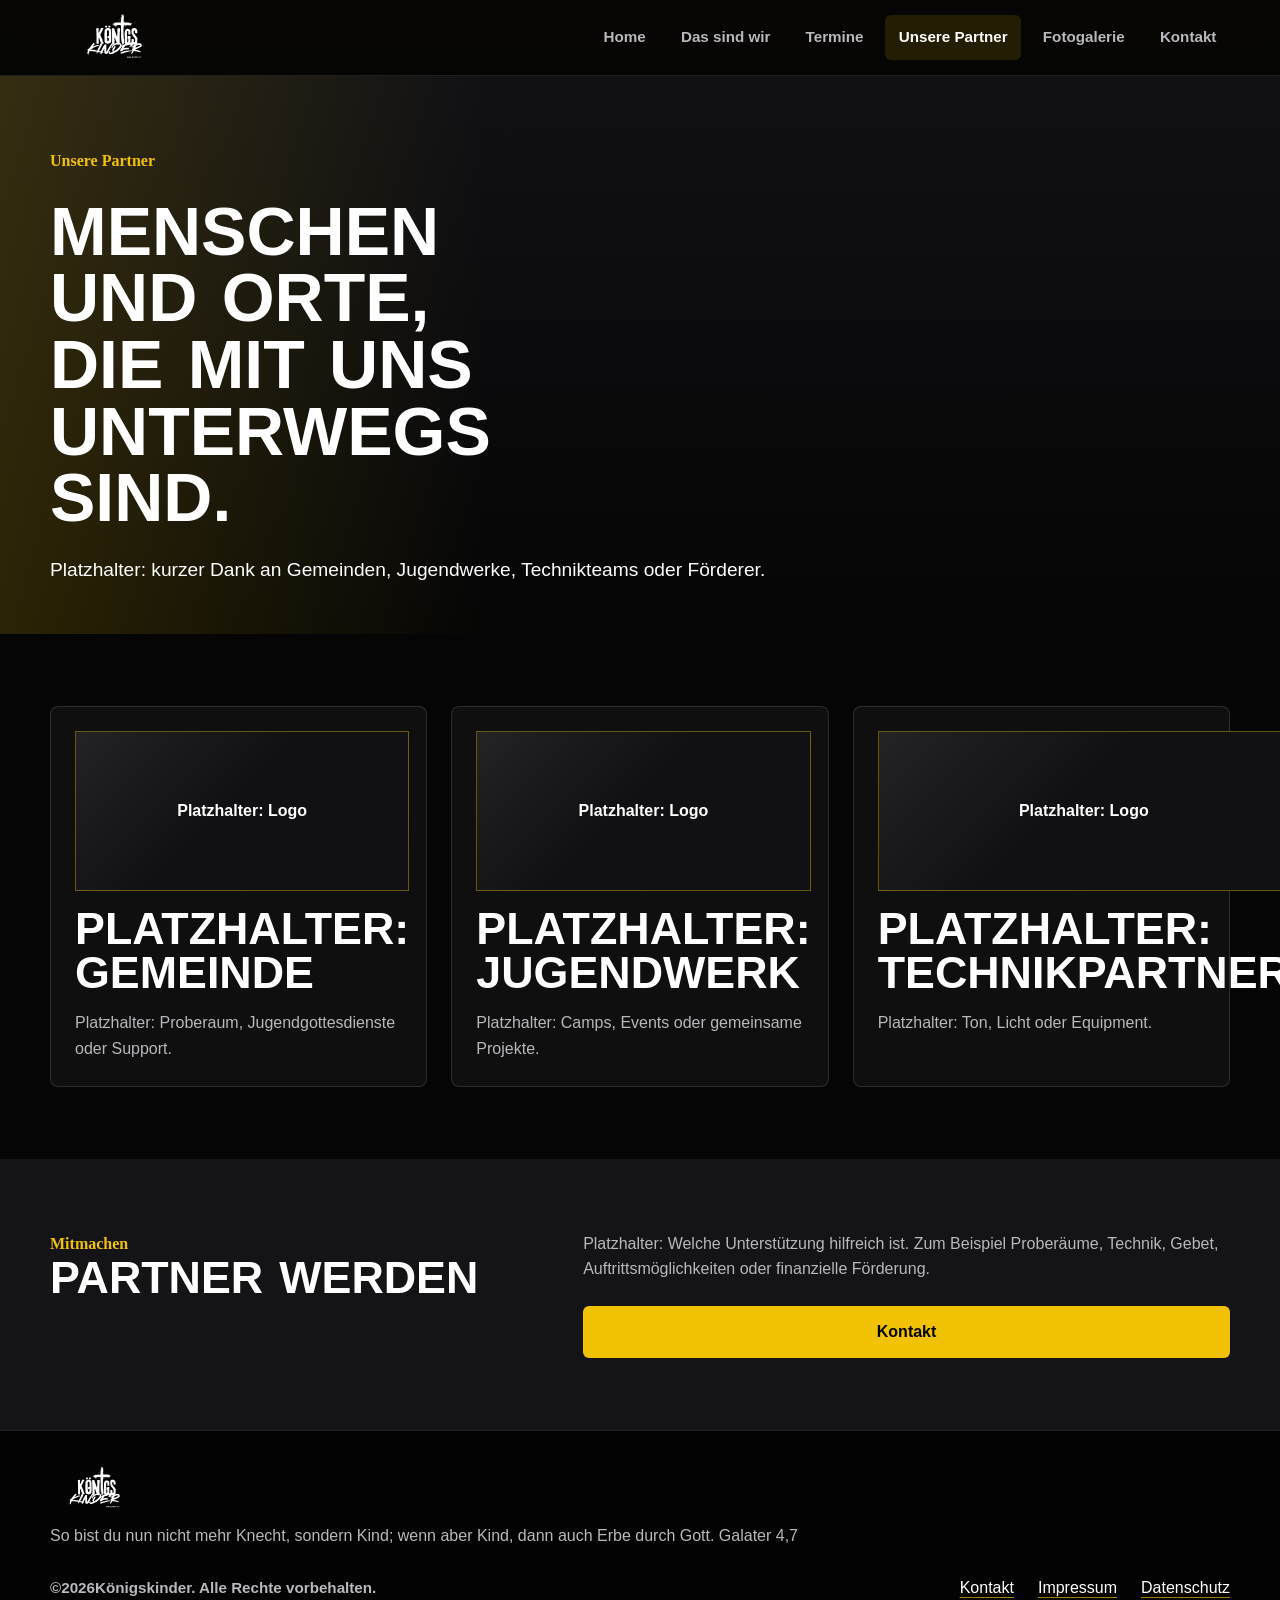
<file: unsere-partner.html>
<!doctype html>
<html lang="de">
  <head>
    <meta charset="utf-8">
    <meta name="viewport" content="width=device-width, initial-scale=1">
    <title>Unsere Partner | Königskinder</title>
    <meta name="description" content="Partner, Gemeinden und Menschen, die Königskinder unterstützen.">
    <meta name="theme-color" content="#050505">
    <link rel="stylesheet" href="css/styles.css">
  </head>
  <body id="top">
    <a class="skip-link" href="#main">Zum Inhalt springen</a>
    <header class="site-header">
      <a class="brand" href="index.html" aria-label="Königskinder Startseite">
        <img src="assets/logos/Logo weiß.svg" alt="Königskinder Logo" width="160" height="90">
      </a>
      <button class="nav-toggle" type="button" aria-controls="site-nav" aria-expanded="false">
        <span></span>
        <span></span>
        <span></span>
        <span class="sr-only">Menü öffnen</span>
      </button>
      <nav class="site-nav" id="site-nav" aria-label="Hauptnavigation">
        <a href="index.html">Home</a>
        <a href="das-sind-wir.html">Das sind wir</a>
        <a href="termine.html">Termine</a>
        <a href="unsere-partner.html" aria-current="page">Unsere Partner</a>
        <a href="fotogalerie.html">Fotogalerie</a>
        <a href="kontakt.html">Kontakt</a>
      </nav>
    </header>

    <main id="main">
      <section class="page-hero compact">
        <p class="eyebrow">Unsere Partner</p>
        <h1>Menschen und Orte, die mit uns unterwegs sind.</h1>
        <p class="lead">Platzhalter: kurzer Dank an Gemeinden, Jugendwerke, Technikteams oder Förderer.</p>
      </section>

      <section class="section-shell">
        <div class="partner-grid" data-vue="partners">
          <article class="partner-card">
            <div class="partner-logo">Platzhalter: Logo</div>
            <h2>Platzhalter: Partnername</h2>
            <p>Platzhalter: Art der Zusammenarbeit.</p>
          </article>
        </div>
      </section>

      <section class="section-shell section-contrast">
        <div class="two-column">
          <div>
            <p class="eyebrow">Mitmachen</p>
            <h2>Partner werden</h2>
          </div>
          <div class="prose">
            <p>Platzhalter: Welche Unterstützung hilfreich ist. Zum Beispiel Proberäume, Technik, Gebet, Auftrittsmöglichkeiten oder finanzielle Förderung.</p>
            <a class="button button-primary" href="kontakt.html">Kontakt</a>
          </div>
        </div>
      </section>
    </main>

    <footer class="site-footer">
      <div>
        <a class="footer-logo" href="#top" aria-label="Nach oben springen">
          <img src="assets/logos/Logo weiß.svg" alt="Königskinder Logo" width="120" height="68">
        </a>
        <p>So bist du nun nicht mehr Knecht, sondern Kind; wenn aber Kind, dann auch Erbe durch Gott. Galater 4,7</p>
      </div>
      <nav aria-label="Footer Navigation">
        <span class="footer-copyright">&copy; <span data-current-year>2026</span> Königskinder. Alle Rechte vorbehalten.</span>
        <span class="footer-links">
          <a href="kontakt.html">Kontakt</a>
          <a href="impressum.html">Impressum</a>
          <a href="datenschutz.html">Datenschutz</a>
        </span>
      </nav>
    </footer>

    <script src="js/vendor/vue.global.prod.js" defer></script>
    <script src="js/app.js" defer></script>
  </body>
</html>
</file>
<file: css/styles.css>
@layer reset, base, layout, components, utilities;

@layer reset {
  *,
  *::before,
  *::after {
    box-sizing: border-box;
  }

  html {
    color-scheme: dark;
    scroll-behavior: smooth;
    scrollbar-color: var(--color-yellow) var(--color-ink);
    scrollbar-width: thin;
  }

  body,
  h1,
  h2,
  h3,
  p,
  figure,
  dl,
  dd {
    margin: 0;
  }

  img {
    display: block;
    max-width: 100%;
    height: auto;
  }

  button,
  input,
  textarea {
    font: inherit;
  }
}

@layer base {
  :root {
    --color-black: #050505;
    --color-ink: #0b0b0d;
    --color-graphite: #141417;
    --color-steel: #242429;
    --color-line: #38383f;
    --color-muted: #b8b8bd;
    --color-white: #ffffff;
    --color-yellow: #f1c203;
    --color-yellow-soft: #ffe37a;
    --font-body: Inter, "Segoe UI", Arial, sans-serif;
    --font-display: "Extenda 50 Meg", Impact, "Arial Narrow", sans-serif;
    --font-rough: "Lava Pro Rough", "Arial Black", Impact, sans-serif;
    --font-accent: "Montaser Arabic", Georgia, serif;
    --container: 1180px;
    --space-1: 0.5rem;
    --space-2: 0.75rem;
    --space-3: 1rem;
    --space-4: 1.5rem;
    --space-5: 2rem;
    --space-6: 3rem;
    --space-7: 4.5rem;
    --radius: 8px;
    --radius-small: 6px;
    --shadow: 0 24px 70px rgba(0, 0, 0, 0.34);
  }

  body {
    min-width: 320px;
    overflow-x: hidden;
    background:
      linear-gradient(180deg, rgba(241, 194, 3, 0.05), transparent 420px),
      var(--color-black);
    color: var(--color-white);
    font-family: var(--font-body);
    line-height: 1.6;
    text-rendering: optimizeLegibility;
  }

  ::-webkit-scrollbar {
    width: 10px;
    height: 10px;
  }

  ::-webkit-scrollbar-track {
    background: var(--color-ink);
  }

  ::-webkit-scrollbar-thumb {
    border: 2px solid var(--color-ink);
    border-radius: 999px;
    background: var(--color-yellow);
  }

  ::-webkit-scrollbar-thumb:hover {
    background: var(--color-yellow-soft);
  }

  body::before {
    position: fixed;
    inset: 0;
    z-index: -1;
    pointer-events: none;
    content: "";
    opacity: 0.18;
    background-image:
      linear-gradient(rgba(255, 255, 255, 0.04) 1px, transparent 1px),
      linear-gradient(90deg, rgba(255, 255, 255, 0.04) 1px, transparent 1px);
    background-size: 48px 48px;
  }

  a {
    color: inherit;
    text-decoration-color: rgba(241, 194, 3, 0.65);
    text-underline-offset: 0.22em;
  }

  a:hover {
    color: var(--color-yellow);
  }

  a:focus-visible,
  button:focus-visible,
  input:focus-visible,
  textarea:focus-visible {
    outline: 3px solid var(--color-yellow);
    outline-offset: 4px;
  }

  h1,
  h2,
  h3 {
    line-height: 0.98;
    letter-spacing: 0;
  }

  h1,
  h2 {
    font-family: var(--font-display);
    font-weight: 800;
    word-spacing: 0.08em;
    text-transform: uppercase;
  }

  h1 {
    max-width: 11ch;
    font-size: 4.25rem;
  }

  h2 {
    font-size: 2.8rem;
  }

  h3 {
    font-size: 1.15rem;
  }

  p {
    color: var(--color-muted);
  }

  .lead {
    max-width: 54rem;
    color: var(--color-white);
    font-size: 1.2rem;
  }
}

@layer layout {
  .site-header {
    position: sticky;
    top: 0;
    z-index: 20;
    display: flex;
    align-items: center;
    justify-content: space-between;
    gap: var(--space-4);
    min-height: 76px;
    padding: 0.6rem max(1rem, calc((100vw - var(--container)) / 2));
    border-bottom: 1px solid rgba(255, 255, 255, 0.1);
    background: rgba(5, 5, 5, 0.88);
    backdrop-filter: blur(14px);
  }

  .brand {
    display: inline-flex;
    align-items: center;
    width: 132px;
    min-width: 132px;
    text-decoration: none;
  }

  .brand img {
    width: 100%;
    max-height: 56px;
    object-fit: contain;
  }

  .site-nav {
    display: flex;
    align-items: center;
    gap: var(--space-1);
  }

  .site-nav a {
    display: inline-flex;
    align-items: center;
    min-height: 44px;
    padding: 0.65rem 0.85rem;
    border-radius: var(--radius-small);
    color: var(--color-muted);
    font-size: 0.95rem;
    font-weight: 700;
    text-decoration: none;
  }

  .site-nav a:hover,
  .site-nav a[aria-current="page"] {
    background: rgba(241, 194, 3, 0.12);
    color: var(--color-white);
  }

  .hero {
    display: grid;
    grid-template-columns: minmax(0, 1fr) minmax(320px, 0.82fr);
    align-items: center;
    gap: var(--space-6);
    min-height: calc(100svh - 124px);
    padding: var(--space-6) max(1rem, calc((100vw - var(--container)) / 2)) var(--space-5);
    overflow: hidden;
  }

  .hero-copy {
    display: grid;
    gap: var(--space-4);
  }

  .hero-visual {
    position: relative;
    display: grid;
    align-items: center;
    min-height: 420px;
    border-left: 4px solid var(--color-yellow);
    background:
      linear-gradient(135deg, rgba(241, 194, 3, 0.2), transparent 42%),
      linear-gradient(180deg, #19191d, #080808);
    box-shadow: var(--shadow);
  }

  .hero-visual img {
    width: min(92%, 610px);
    margin-inline: auto;
    filter: drop-shadow(0 22px 36px rgba(0, 0, 0, 0.35));
  }

  .visual-caption {
    position: absolute;
    right: var(--space-4);
    bottom: var(--space-4);
    max-width: 230px;
    padding: 0.75rem 0.9rem;
    border: 1px solid rgba(241, 194, 3, 0.5);
    background: rgba(5, 5, 5, 0.74);
    color: var(--color-white);
    font-size: 0.9rem;
    font-weight: 700;
  }

  .section-shell {
    width: 100%;
    padding: var(--space-7) max(1rem, calc((100vw - var(--container)) / 2));
  }

  .section-contrast {
    background: var(--color-graphite);
  }

  .section-dark-band {
    background:
      linear-gradient(90deg, rgba(241, 194, 3, 0.12), transparent 34%),
      #08080a;
  }

  .section-heading {
    display: grid;
    gap: var(--space-2);
    max-width: 760px;
    margin-bottom: var(--space-5);
  }

  .split-heading {
    grid-template-columns: 1fr auto;
    align-items: end;
    max-width: none;
  }

  .intro-grid,
  .two-column,
  .contact-layout {
    display: grid;
    grid-template-columns: minmax(260px, 0.75fr) minmax(0, 1fr);
    gap: var(--space-6);
    align-items: start;
  }

  .page-hero {
    display: grid;
    gap: var(--space-4);
    min-height: 420px;
    padding: var(--space-7) max(1rem, calc((100vw - var(--container)) / 2)) var(--space-6);
    background:
      linear-gradient(90deg, rgba(241, 194, 3, 0.16), transparent 38%),
      linear-gradient(180deg, #111115, #050505);
  }

  .page-hero.compact {
    min-height: 340px;
  }

  .page-hero h1 {
    max-width: 13ch;
  }

  .site-footer {
    display: grid;
    grid-template-columns: minmax(0, 1fr);
    gap: var(--space-4);
    align-items: start;
    padding: var(--space-5) max(1rem, calc((100vw - var(--container)) / 2));
    border-top: 1px solid rgba(255, 255, 255, 0.12);
    background: #030303;
  }

  .site-footer img {
    width: 92px;
    margin-bottom: var(--space-3);
  }

  .footer-logo {
    display: inline-flex;
    width: fit-content;
    text-decoration: none;
  }

  .footer-logo img {
    margin-bottom: 0;
  }

  .site-footer nav {
    display: flex;
    flex-wrap: wrap;
    align-items: center;
    justify-content: space-between;
    gap: var(--space-3) var(--space-5);
  }

  .footer-copyright {
    display: inline-flex;
    align-items: center;
    min-height: 32px;
    color: var(--color-muted);
    font-family: var(--font-body);
    font-size: 0.95rem;
    font-weight: 800;
    word-spacing: 0;
  }

  .footer-links {
    display: flex;
    flex-wrap: wrap;
    justify-content: flex-end;
    gap: var(--space-2) var(--space-4);
  }

  .footer-links a {
    display: inline-flex;
    align-items: center;
    min-height: 32px;
  }
}

@layer components {
  .skip-link {
    position: fixed;
    top: 1rem;
    left: 1rem;
    z-index: 50;
    transform: translateY(-180%);
    padding: 0.75rem 1rem;
    background: var(--color-yellow);
    color: var(--color-black);
    font-weight: 800;
  }

  .skip-link:focus {
    transform: translateY(0);
  }

  .nav-toggle {
    display: none;
    width: 46px;
    height: 46px;
    border: 1px solid rgba(255, 255, 255, 0.2);
    border-radius: var(--radius-small);
    background: var(--color-ink);
    color: var(--color-white);
    cursor: pointer;
  }

  .nav-toggle span:not(.sr-only) {
    display: block;
    width: 20px;
    height: 2px;
    margin: 4px auto;
    background: currentColor;
  }

  .eyebrow {
    color: var(--color-yellow);
    font-family: var(--font-accent);
    font-size: 1rem;
    font-weight: 800;
  }

  .button {
    display: inline-flex;
    align-items: center;
    justify-content: center;
    min-height: 48px;
    padding: 0.78rem 1rem;
    border: 1px solid transparent;
    border-radius: var(--radius-small);
    font-weight: 900;
    text-decoration: none;
    cursor: pointer;
  }

  .button-primary {
    background: var(--color-yellow);
    color: var(--color-black);
  }

  .button-primary:hover {
    background: var(--color-yellow-soft);
    color: var(--color-black);
  }

  .button-secondary {
    border-color: rgba(255, 255, 255, 0.28);
    background: transparent;
    color: var(--color-white);
  }

  .button-secondary:hover {
    border-color: var(--color-yellow);
    color: var(--color-yellow);
  }

  .cta-row {
    display: flex;
    flex-wrap: wrap;
    gap: var(--space-3);
  }

  .text-link {
    align-self: center;
    color: var(--color-yellow);
    font-weight: 900;
  }

  .check-list {
    display: grid;
    gap: var(--space-3);
    padding: 0;
    margin: 0;
    list-style: none;
  }

  .check-list li {
    padding: var(--space-3);
    border-left: 4px solid var(--color-yellow);
    background: rgba(255, 255, 255, 0.05);
    color: var(--color-white);
    font-weight: 700;
  }

  .schedule-list {
    display: grid;
    gap: var(--space-3);
  }

  .schedule-list.large {
    gap: var(--space-4);
  }

  .schedule-item {
    display: grid;
    grid-template-columns: 132px minmax(0, 1fr);
    gap: var(--space-4);
    align-items: center;
    padding: var(--space-4);
    border: 1px solid rgba(255, 255, 255, 0.12);
    border-radius: var(--radius);
    background: rgba(255, 255, 255, 0.04);
  }

  .date-box {
    display: grid;
    align-content: center;
    min-height: 96px;
    padding: var(--space-3);
    background: var(--color-yellow);
    color: var(--color-black);
    text-align: center;
  }

  .date-box span {
    color: var(--color-black);
    font-size: 0.85rem;
    font-weight: 900;
  }

  .date-box strong {
    font-family: var(--font-display);
    font-size: 2rem;
    line-height: 0.95;
  }

  .event-meta {
    color: var(--color-muted);
    font-size: 0.95rem;
  }

  .pill-list,
  .filter-row {
    display: flex;
    flex-wrap: wrap;
    gap: var(--space-2);
  }

  .pill,
  .filter-button {
    display: inline-flex;
    align-items: center;
    min-height: 38px;
    padding: 0.45rem 0.7rem;
    border: 1px solid rgba(255, 255, 255, 0.16);
    border-radius: var(--radius-small);
    background: rgba(255, 255, 255, 0.04);
    color: var(--color-white);
    font-size: 0.9rem;
    font-weight: 800;
  }

  .filter-button {
    cursor: pointer;
  }

  .filter-button.active {
    border-color: var(--color-yellow);
    background: var(--color-yellow);
    color: var(--color-black);
  }

  .media-strip,
  .gallery-grid {
    display: grid;
    grid-template-columns: 1.1fr 1fr 1fr;
    gap: var(--space-4);
  }

  .photo-tile,
  .gallery-item {
    display: grid;
    gap: var(--space-2);
  }

  .photo-tile.tall {
    grid-row: span 2;
  }

  .photo-placeholder,
  .avatar-placeholder,
  .partner-logo {
    display: grid;
    place-items: center;
    min-height: 220px;
    padding: var(--space-4);
    border: 1px solid rgba(241, 194, 3, 0.38);
    background:
      linear-gradient(135deg, rgba(241, 194, 3, 0.24), transparent 40%),
      repeating-linear-gradient(135deg, #18181c 0 12px, #101013 12px 24px);
    color: var(--color-white);
    text-align: center;
    font-weight: 900;
  }

  .photo-tile.tall .photo-placeholder {
    min-height: 468px;
  }

  figcaption {
    color: var(--color-muted);
    font-weight: 800;
  }

  .callout {
    display: flex;
    align-items: center;
    justify-content: space-between;
    gap: var(--space-5);
    background: var(--color-yellow);
    color: var(--color-black);
  }

  .callout p,
  .callout .eyebrow {
    color: var(--color-black);
  }

  .callout .button-primary {
    border-color: var(--color-black);
    background: var(--color-black);
    color: var(--color-white);
  }

  .team-grid,
  .partner-grid,
  .values-grid {
    display: grid;
    grid-template-columns: repeat(3, minmax(0, 1fr));
    gap: var(--space-4);
  }

  .person-card,
  .partner-card,
  .values-grid article,
  .contact-info,
  .form-panel {
    padding: var(--space-4);
    border: 1px solid rgba(255, 255, 255, 0.12);
    border-radius: var(--radius);
    background: rgba(255, 255, 255, 0.045);
  }

  .person-card {
    display: grid;
    gap: var(--space-3);
  }

  .avatar-placeholder {
    min-height: 240px;
  }

  .partner-card {
    display: grid;
    gap: var(--space-3);
    align-content: start;
  }

  .partner-logo {
    min-height: 160px;
    background:
      linear-gradient(135deg, rgba(255, 255, 255, 0.08), transparent 45%),
      #111114;
  }

  .number-mark {
    display: inline-flex;
    margin-bottom: var(--space-4);
    color: var(--color-yellow);
    font-family: var(--font-display);
    font-size: 2.4rem;
    font-weight: 900;
    line-height: 1;
  }

  .prose {
    display: grid;
    gap: var(--space-4);
  }

  .legal-text {
    max-width: 760px;
  }

  .legal-text h2 {
    margin-top: var(--space-4);
    color: var(--color-yellow);
    font-family: var(--font-body);
    font-size: 1.2rem;
    line-height: 1.25;
    text-transform: none;
  }

  .legal-text h2:first-child {
    margin-top: 0;
  }

  .contact-info {
    position: sticky;
    top: 104px;
  }

  .contact-info dl {
    display: grid;
    gap: var(--space-4);
    margin-top: var(--space-4);
  }

  .contact-info dt {
    color: var(--color-yellow);
    font-weight: 900;
  }

  .contact-info dd {
    color: var(--color-white);
  }

  .form-panel form {
    display: grid;
    gap: var(--space-4);
  }

  .form-field {
    display: grid;
    gap: var(--space-2);
  }

  .form-field label {
    color: var(--color-white);
    font-weight: 900;
  }

  .form-field input,
  .form-field textarea {
    width: 100%;
    border: 1px solid rgba(255, 255, 255, 0.22);
    border-radius: var(--radius-small);
    background: #0b0b0d;
    color: var(--color-white);
    padding: 0.85rem 0.95rem;
  }

  .form-field textarea {
    resize: vertical;
    min-height: 156px;
  }

  .form-status {
    padding: var(--space-3);
    border-left: 4px solid var(--color-yellow);
    background: rgba(241, 194, 3, 0.12);
    color: var(--color-white);
    font-weight: 800;
  }
}

@layer utilities {
  .sr-only {
    position: absolute;
    width: 1px;
    height: 1px;
    padding: 0;
    margin: -1px;
    overflow: hidden;
    clip: rect(0, 0, 0, 0);
    white-space: nowrap;
    border: 0;
  }

  @media (max-width: 980px) {
    h1 {
      font-size: 3.4rem;
    }

    h2 {
      font-size: 2.25rem;
    }

    .nav-toggle {
      display: inline-block;
    }

    .site-nav {
      position: absolute;
      top: 100%;
      right: 1rem;
      left: 1rem;
      display: none;
      align-items: stretch;
      padding: var(--space-3);
      border: 1px solid rgba(255, 255, 255, 0.12);
      border-radius: var(--radius);
      background: #08080a;
      box-shadow: var(--shadow);
    }

    .site-nav.is-open {
      display: grid;
    }

    .site-nav a {
      width: 100%;
    }

    .hero,
    .intro-grid,
    .two-column,
    .contact-layout {
      grid-template-columns: 1fr;
    }

    .hero {
      min-height: auto;
      padding-top: var(--space-5);
    }

    .hero-visual {
      min-height: 330px;
    }

    .team-grid,
    .partner-grid,
    .values-grid,
    .media-strip,
    .gallery-grid {
      grid-template-columns: repeat(2, minmax(0, 1fr));
    }

    .contact-info {
      position: static;
    }
  }

  @media (max-width: 680px) {
    h1 {
      font-size: 2.85rem;
    }

    h2 {
      font-size: 2rem;
    }

    .site-header {
      min-height: 68px;
    }

    .brand {
      width: 112px;
      min-width: 112px;
    }

    .hero-visual {
      min-height: 260px;
    }

    .visual-caption {
      position: static;
      max-width: none;
      margin: 0 var(--space-3) var(--space-3);
    }

    .section-shell {
      padding-block: var(--space-6);
    }

    .page-hero,
    .page-hero.compact {
      min-height: 280px;
    }

    .split-heading,
    .site-footer,
    .schedule-item,
    .callout {
      grid-template-columns: 1fr;
    }

    .callout {
      display: grid;
      align-items: start;
    }

    .schedule-item {
      align-items: start;
    }

    .date-box {
      width: 132px;
    }

    .team-grid,
    .partner-grid,
    .values-grid,
    .media-strip,
    .gallery-grid {
      grid-template-columns: 1fr;
    }

    .photo-tile.tall,
    .photo-tile.tall .photo-placeholder {
      grid-row: auto;
      min-height: 240px;
    }
  }

  @media (prefers-reduced-motion: reduce) {
    *,
    *::before,
    *::after {
      scroll-behavior: auto !important;
      transition-duration: 0.01ms !important;
      animation-duration: 0.01ms !important;
      animation-iteration-count: 1 !important;
    }
  }

  @media (forced-colors: active) {
    .button,
    .site-nav a,
    .photo-placeholder,
    .avatar-placeholder,
    .partner-logo {
      border: 1px solid CanvasText;
    }
  }
}
</file>
